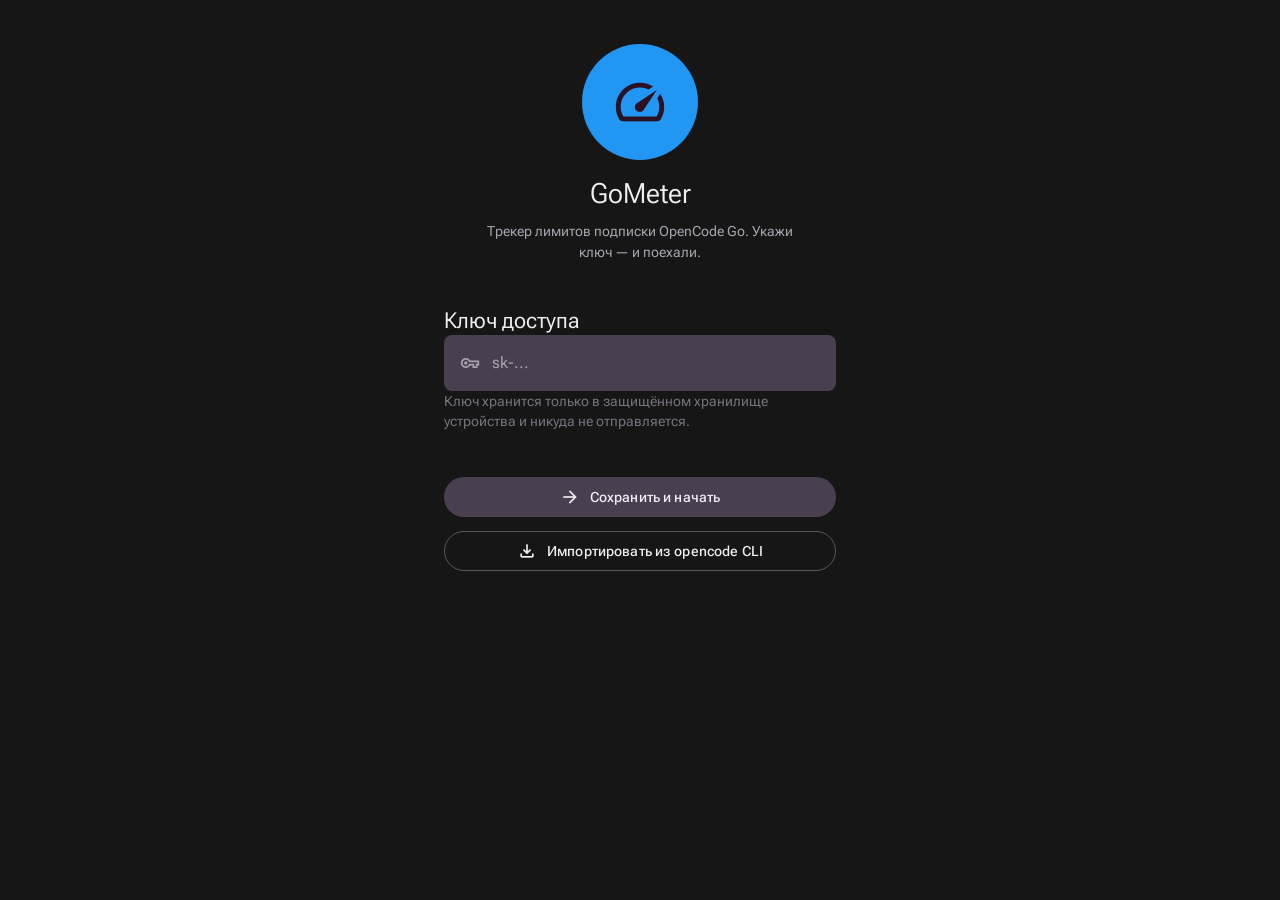
<file: docs/gometer-mockup-md3/index.html>
<!DOCTYPE html>
<html lang="ru">
<head>
  <meta charset="utf-8">
  <meta name="viewport" content="width=device-width, initial-scale=1">
  <title>GoMeter — лимиты OpenCode Go</title>
  <link rel="preconnect" href="https://fonts.googleapis.com">
  <link rel="preconnect" href="https://fonts.gstatic.com" crossorigin>
  <link href="https://fonts.googleapis.com/css2?family=Roboto+Flex:wght@400;500;600&display=swap" rel="stylesheet">
  <link rel="stylesheet" href="https://fonts.googleapis.com/css2?family=Material+Symbols+Outlined:opsz,wght,FILL,GRAD@20..48,100..700,0..1,-50..200">
  <link rel="stylesheet" href="styles.css">
</head>
<body>
  <div class="app">

    <!-- ===== Экран: Лимиты ===== -->
    <section id="screen-usage" class="screen is-active" aria-label="Лимиты">
      <div class="screen-pad">
        <div class="page-head">
          <h1 class="page-title">Лимиты</h1>
          <div class="page-actions">
            <button class="icon-btn" id="btn-refresh" type="button" aria-label="Обновить" title="Обновить">
              <span class="material-symbols-outlined">refresh</span>
            </button>
            <button class="icon-btn" id="btn-key" type="button" aria-label="Ключ доступа" title="Ключ доступа">
              <span class="material-symbols-outlined">key</span>
            </button>
          </div>
        </div>

        <div class="pushes" id="notifications" hidden><!-- из app.js --></div>

        <div class="cards" id="cards"><!-- из app.js --></div>

        <div class="section-head">
          <h2 class="section-title">Статус</h2>
        </div>

        <article class="status-card is-green" id="status-card">
          <span class="status-icon" aria-hidden="true"><span class="material-symbols-outlined" id="status-icon">check_circle</span></span>
          <div class="status-text">
            <span class="status-title" id="summary-text">Всё спокойно</span>
            <span class="status-sub" id="status-sub">—</span>
          </div>
        </article>

        <p class="updated" id="updated-at">Обновлено недавно · проверка каждые 5 мин</p>
      </div>
    </section>

    <!-- ===== Экран: Онбординг (первый запуск) ===== -->
    <section id="screen-onboarding" class="screen" aria-label="Добро пожаловать" hidden>
      <div class="screen-pad">
        <div class="hero">
          <span class="hero-logo" aria-hidden="true"><span class="material-symbols-outlined">speed</span></span>
          <h1 class="hero-name">GoMeter</h1>
          <p class="hero-sub">Трекер лимитов подписки OpenCode Go. Укажи ключ — и поехали.</p>
        </div>

        <div class="settings-section">
          <h2 class="section-title">Ключ доступа</h2>
          <div class="text-field">
            <span class="text-field-icon" aria-hidden="true"><span class="material-symbols-outlined">vpn_key</span></span>
            <input class="text-input" id="onb-key-input" type="password" inputmode="text" autocomplete="off" placeholder="sk-..." spellcheck="false" aria-label="Ключ API">
          </div>
          <p class="hint">Ключ хранится только в защищённом хранилище устройства и никуда не отправляется.</p>
          <p class="helper is-error" id="onb-key-error" role="alert"></p>
        </div>

        <button class="btn btn-filled" id="btn-onb-start" type="button">
          <span class="material-symbols-outlined">arrow_forward</span> Сохранить и начать
        </button>
        <button class="btn btn-outline" id="btn-onb-import" type="button">
          <span class="material-symbols-outlined">file_download</span> Импортировать из opencode CLI
        </button>
      </div>
    </section>

    <!-- ===== Экран: Ключ доступа ===== -->
    <section id="screen-key" class="screen" aria-label="Ключ доступа" hidden>
      <div class="screen-pad">
        <div class="page-head">
          <button class="icon-btn" id="btn-back-key" type="button" aria-label="Назад">
            <span class="material-symbols-outlined">arrow_back</span>
          </button>
          <h1 class="page-title">Ключ доступа</h1>
          <span class="page-head-spacer" aria-hidden="true"></span>
        </div>

        <p class="lead">Подключимся к API OpenCode Go, чтобы показывать лимиты в реальном времени.</p>

        <div class="text-field">
          <span class="text-field-icon" aria-hidden="true"><span class="material-symbols-outlined">vpn_key</span></span>
          <input class="text-input" id="key-input" type="password" inputmode="text" autocomplete="off" placeholder="sk-..." spellcheck="false" aria-label="Ключ API">
          <button class="eye-btn" id="btn-eye" type="button" aria-label="Показать ключ" title="Показать/скрыть">
            <span class="material-symbols-outlined">visibility</span>
          </button>
        </div>
        <p class="hint">Хранится только в защищённом хранилище устройства и никуда не отправляется.</p>
        <p class="helper is-error" id="key-error" role="alert"></p>

        <button class="btn btn-filled" id="btn-save" type="button">
          <span class="material-symbols-outlined">check</span> Сохранить
        </button>
        <button class="btn btn-outline" id="btn-import" type="button">
          <span class="material-symbols-outlined">file_download</span> Импортировать из opencode CLI
        </button>
        <a class="text-link" href="https://opencode.ai" target="_blank" rel="noopener">Где взять ключ?</a>
      </div>
    </section>

    <!-- ===== Экран: Настройки ===== -->
    <section id="screen-settings" class="screen" aria-label="Настройки" hidden>
      <div class="screen-pad">
        <h1 class="page-title is-centered">Настройки</h1>

        <div class="settings-section">
          <h2 class="section-title">Внешний вид</h2>
          <div class="row">
            <span class="row-label">Тема</span>
            <div class="dropdown" id="dd-theme">
              <button class="dropdown-btn" type="button" aria-haspopup="listbox" aria-expanded="false">
                <span class="dropdown-value">Тёмная</span>
                <span class="material-symbols-outlined">expand_more</span>
              </button>
              <div class="dropdown-menu" role="listbox" hidden></div>
            </div>
          </div>
          <div class="row">
            <div class="row-text">
              <span class="row-label">Цвет акцента</span>
            </div>
          </div>
          <div class="color-row" role="radiogroup" aria-label="Цвет акцента" id="color-row"></div>
        </div>

        <div class="settings-section">
          <h2 class="section-title">Обновление</h2>
          <button class="row is-clickable" id="btn-check-updates" type="button">
            <div class="row-text">
              <span class="row-label">Проверить обновления</span>
              <span class="row-sub" id="check-sub">Текущая версия 0.1.0</span>
            </div>
            <span class="material-symbols-outlined chevron" aria-hidden="true">chevron_right</span>
          </button>
          <div class="row">
            <div class="row-text">
              <span class="row-label">Автопроверка обновлений</span>
              <span class="row-sub">При запуске приложения</span>
            </div>
            <label class="m3-switch"><input type="checkbox" id="switch-auto-update" checked><span class="track" aria-hidden="true"><span class="thumb"></span></span></label>
          </div>
          <div class="row">
            <span class="row-label">Интервал проверки</span>
            <div class="dropdown" id="dd-interval">
              <button class="dropdown-btn" type="button" aria-haspopup="listbox" aria-expanded="false">
                <span class="dropdown-value">5 мин</span>
                <span class="material-symbols-outlined">expand_more</span>
              </button>
              <div class="dropdown-menu" role="listbox" hidden></div>
            </div>
          </div>
        </div>

        <div class="settings-section">
          <h2 class="section-title">Уведомления</h2>
          <div class="phone-notif">
            <div class="notif-header">
              <span class="notif-appicon" aria-hidden="true"><span class="material-symbols-outlined">speed</span></span>
              <span class="notif-appname">GoMeter</span>
              <span class="notif-time">сейчас</span>
            </div>
            <div class="notif-body">
              <span class="notif-title">Лимит 80% · 5-часовое окно</span>
              <span class="notif-text">Осталось 20%. Окно сбросится примерно через 47 минут.</span>
            </div>
          </div>
          <div class="row">
            <div class="row-text">
              <span class="row-label">Показывать уведомления</span>
              <span class="row-sub">О достижении порогов</span>
            </div>
            <label class="m3-switch"><input type="checkbox" id="switch-notif" checked><span class="track" aria-hidden="true"><span class="thumb"></span></span></label>
          </div>
          <div class="row">
            <div class="row-text">
              <span class="row-label">Порог 80%</span>
              <span class="row-sub">«Почти у предела»</span>
            </div>
            <label class="m3-switch"><input type="checkbox" id="set-80" checked><span class="track" aria-hidden="true"><span class="thumb"></span></span></label>
          </div>
          <div class="row">
            <div class="row-text">
              <span class="row-label">Порог 95%</span>
              <span class="row-sub">«Близко к лимиту»</span>
            </div>
            <label class="m3-switch"><input type="checkbox" id="set-95" checked><span class="track" aria-hidden="true"><span class="thumb"></span></span></label>
          </div>
        </div>

        <div class="settings-section">
          <h2 class="section-title">Автозапуск</h2>
          <div class="row">
            <div class="row-text">
              <span class="row-label">Старт вместе с системой</span>
              <span class="row-sub">Запускать GoMeter при входе в систему</span>
            </div>
            <label class="m3-switch"><input type="checkbox" id="switch-autostart"><span class="track" aria-hidden="true"><span class="thumb"></span></span></label>
          </div>
          <div class="row" id="row-quiet" hidden>
            <div class="row-text">
              <span class="row-label">Тихий старт</span>
              <span class="row-sub">Открываться в трее без окна</span>
            </div>
            <label class="m3-switch"><input type="checkbox" id="switch-quiet-start"><span class="track" aria-hidden="true"><span class="thumb"></span></span></label>
          </div>
        </div>

        <div class="settings-section">
          <h2 class="section-title">Доступ</h2>
          <button class="row is-clickable" id="go-key-settings" type="button">
            <div class="row-text">
              <span class="row-label">Ключ доступа</span>
              <span class="row-sub">Ввод или импорт ключа API</span>
            </div>
            <span class="material-symbols-outlined chevron" aria-hidden="true">chevron_right</span>
          </button>
          <button class="row is-clickable" id="btn-import-settings" type="button">
            <div class="row-text">
              <span class="row-label">Импорт из opencode CLI</span>
              <span class="row-sub">~/.local/share/opencode/auth.json</span>
            </div>
            <span class="material-symbols-outlined chevron" aria-hidden="true">chevron_right</span>
          </button>
        </div>

        <div class="settings-section">
          <h2 class="section-title">Данные</h2>
          <button class="row is-clickable" id="btn-clear" type="button">
            <div class="row-text">
              <span class="row-label is-danger">Очистить данные</span>
              <span class="row-sub">Сбросить кэш и ключ доступа</span>
            </div>
            <span class="material-symbols-outlined chevron" aria-hidden="true">chevron_right</span>
          </button>
          <button class="row is-clickable" id="go-about" type="button">
            <div class="row-text">
              <span class="row-label">О приложении</span>
              <span class="row-sub">Доступно обновление v0.2.0</span>
            </div>
            <span class="material-symbols-outlined chevron" aria-hidden="true">chevron_right</span>
          </button>
        </div>
      </div>
    </section>

    <!-- ===== Экран: О приложении ===== -->
    <section id="screen-about" class="screen" aria-label="О приложении" hidden>
      <div class="screen-pad">
        <div class="page-head">
          <button class="icon-btn" id="btn-back-about" type="button" aria-label="Назад">
            <span class="material-symbols-outlined">arrow_back</span>
          </button>
          <h1 class="page-title">О приложении</h1>
          <span class="page-head-spacer" aria-hidden="true"></span>
        </div>

        <div class="hero">
          <span class="hero-logo" aria-hidden="true"><span class="material-symbols-outlined">speed</span></span>
          <span class="hero-name">GoMeter</span>
          <span class="hero-version">Версия 0.1.0 · мокап</span>
        </div>

        <div class="update-card">
          <span class="material-symbols-outlined">system_update</span>
          <div class="update-card-text">
            <span class="update-card-title">Доступно обновление</span>
            <span class="update-card-sub">0.1.0 → 0.2.0 · улучшенная работа с лимитами</span>
          </div>
          <button class="btn btn-filled btn-sm" id="btn-update-about" type="button">Обновить</button>
        </div>

        <div class="settings-section">
          <a class="row is-clickable" href="https://opencode.ai/go" target="_blank" rel="noopener">
            <div class="row-text">
              <span class="row-label">OpenCode Go</span>
              <span class="row-sub">opencode.ai/go</span>
            </div>
            <span class="material-symbols-outlined chevron" aria-hidden="true">open_in_new</span>
          </a>
        </div>

        <p class="platforms-line">Windows · Linux · macOS · Android</p>
        <p class="about-copy">© 2026 GoMeter. Данные об использовании не покидают устройство.</p>
      </div>
    </section>

    <!-- ===== Нижняя навигация ===== -->
    <nav class="navigation-bar" aria-label="Основная навигация">
      <button class="nav-item is-active" data-screen="usage" type="button">
        <span class="material-symbols-outlined">speed</span>
        <span>Лимиты</span>
      </button>
      <button class="nav-item" data-screen="settings" type="button">
        <span class="material-symbols-outlined">settings</span>
        <span>Настройки</span>
      </button>
    </nav>
  </div>

  <script src="app.js"></script>
</body>
</html>
</file>
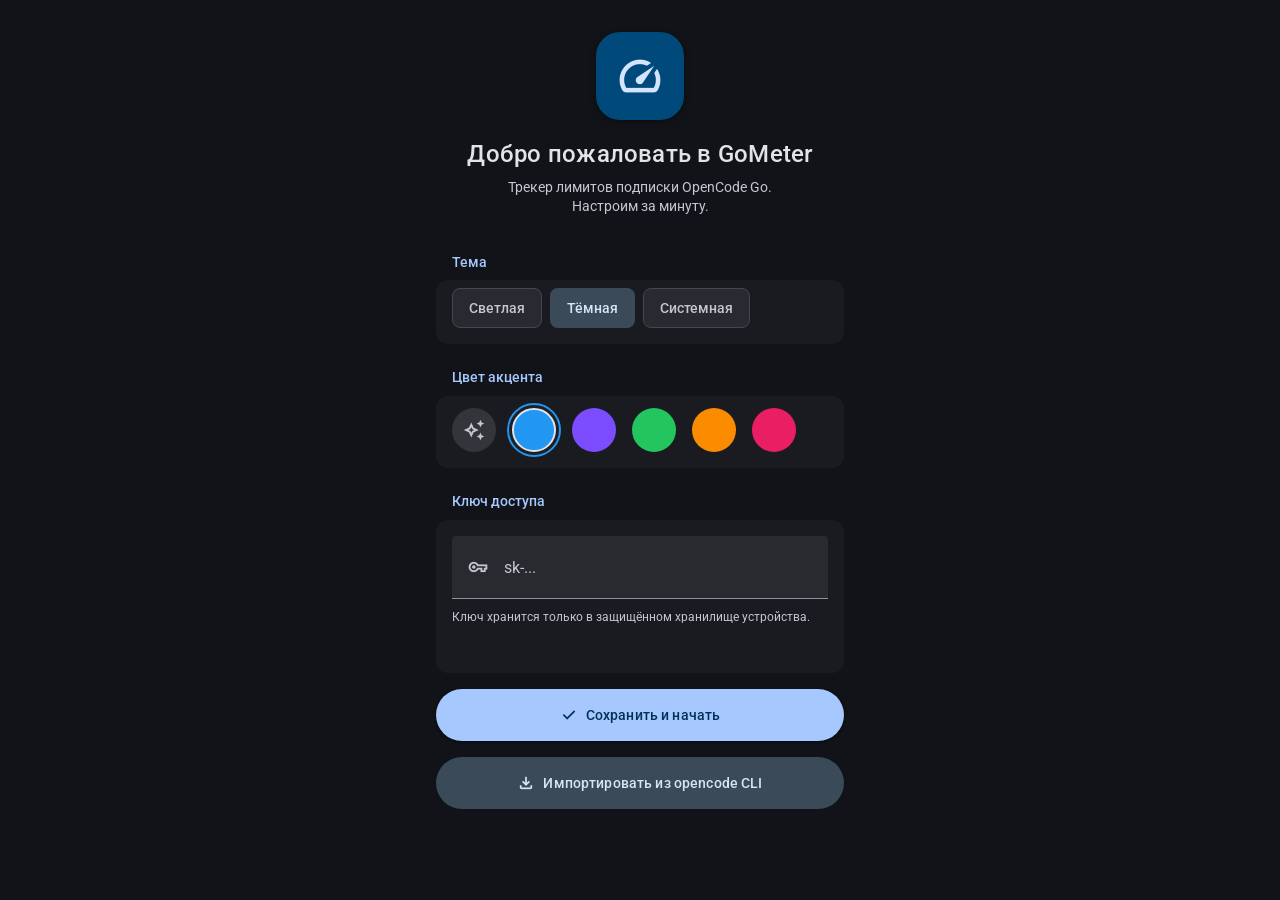
<file: docs/gometer-mockup/index.html>
<!DOCTYPE html>
<html lang="ru">
<head>
  <meta charset="utf-8">
  <meta name="viewport" content="width=device-width, initial-scale=1">
  <title>GoMeter — лимиты OpenCode Go</title>
  <link rel="preconnect" href="https://fonts.googleapis.com">
  <link rel="preconnect" href="https://fonts.gstatic.com" crossorigin>
  <link href="https://fonts.googleapis.com/css2?family=Roboto:wght@400;500;700&display=swap" rel="stylesheet">
  <link rel="stylesheet" href="https://fonts.googleapis.com/css2?family=Material+Symbols+Outlined:opsz,wght,FILL,GRAD@20..48,100..700,0..1,-50..200">
  <link rel="stylesheet" href="styles.css">
</head>
<body>
  <div class="app">

    <!-- ===== Экран: Использование ===== -->
    <section id="screen-usage" class="screen is-active" aria-label="Использование">
      <header class="top-app-bar">
        <div class="top-app-bar-title">
          <span class="brand-icon" aria-hidden="true"><span class="material-symbols-outlined">speed</span></span>
          <div class="brand-text">
            <span class="brand-name">GoMeter</span>
            <span class="brand-sub">Лимиты OpenCode Go</span>
          </div>
        </div>
        <div class="top-app-bar-actions">
          <button class="icon-btn" id="btn-refresh" type="button" aria-label="Обновить" title="Обновить">
            <span class="material-symbols-outlined">refresh</span>
          </button>
          <button class="icon-btn" id="btn-key" type="button" aria-label="Ключ доступа" title="Ключ доступа">
            <span class="material-symbols-outlined">key</span>
          </button>
        </div>
      </header>

      <div class="update-banner" id="update-banner" role="status">
        <span class="material-symbols-outlined">system_update</span>
        <div class="update-banner-text">
          <span class="update-banner-title">Вышла версия 0.2.0</span>
          <span class="update-banner-sub">Улучшенная работа с лимитами</span>
        </div>
        <button class="update-banner-btn" id="btn-update-banner" type="button">Обновить</button>
        <button class="update-banner-close" id="btn-update-close" type="button" aria-label="Скрыть">
          <span class="material-symbols-outlined">close</span>
        </button>
      </div>

      <div class="summary">
        <span class="status-chip is-ok" id="summary-chip">
          <span class="dot" aria-hidden="true"></span>
          <span id="summary-text">Всё спокойно</span>
        </span>
      </div>

      <div class="cards" id="cards"><!-- из app.js --></div>

      <p class="updated" id="updated-at">Обновлено недавно · проверка каждые 5 мин</p>
    </section>

    <!-- ===== Экран: Онбординг (первый запуск) ===== -->
    <section id="screen-onboarding" class="screen" aria-label="Добро пожаловать" hidden>
      <div class="onboarding">
        <div class="onboarding-hero">
          <span class="onboarding-logo" aria-hidden="true"><span class="material-symbols-outlined">speed</span></span>
          <h1 class="onboarding-title">Добро пожаловать в GoMeter</h1>
          <p class="onboarding-sub">Трекер лимитов подписки OpenCode Go. Настроим за минуту.</p>
        </div>

        <div class="settings-section">
          <h2 class="section-title">Тема</h2>
          <div class="settings-group">
            <div class="chip-row" role="radiogroup" aria-label="Тема оформления">
              <button class="filter-chip" data-theme="light" type="button">Светлая</button>
              <button class="filter-chip is-selected" data-theme="dark" type="button">Тёмная</button>
              <button class="filter-chip" data-theme="system" type="button">Системная</button>
            </div>
          </div>
        </div>

        <div class="settings-section">
          <h2 class="section-title">Цвет акцента</h2>
          <div class="settings-group">
            <div class="color-row" role="radiogroup" aria-label="Цвет акцента" id="onb-colors"></div>
          </div>
        </div>

        <div class="settings-section">
          <h2 class="section-title">Ключ доступа</h2>
          <div class="settings-group onboarding-key">
            <div class="text-field">
              <div class="text-field-icon" aria-hidden="true"><span class="material-symbols-outlined">vpn_key</span></div>
              <input class="text-input" id="onb-key-input" type="password" inputmode="text" autocomplete="off" placeholder="sk-..." spellcheck="false" aria-label="Ключ API">
              <span class="text-field-line" aria-hidden="true"></span>
            </div>
            <p class="onb-hint">Ключ хранится только в защищённом хранилище устройства.</p>
            <p class="helper is-error" id="onb-key-error" role="alert"></p>
          </div>
        </div>

        <button class="btn btn-filled" id="btn-onb-start" type="button">
          <span class="material-symbols-outlined">check</span> Сохранить и начать
        </button>
        <button class="btn btn-tonal" id="btn-onb-import" type="button">
          <span class="material-symbols-outlined">file_download</span> Импортировать из opencode CLI
        </button>
      </div>
    </section>

    <!-- ===== Экран: Ключ доступа ===== -->
    <section id="screen-key" class="screen" aria-label="Ключ доступа" hidden>
      <header class="top-app-bar">
        <button class="icon-btn" id="btn-back-key" type="button" aria-label="Назад">
          <span class="material-symbols-outlined">arrow_back</span>
        </button>
        <h1 class="app-bar-title">Ключ доступа</h1>
      </header>

      <div class="content">
        <p class="lead">Подключимся к API OpenCode Go, чтобы показывать твои лимиты в реальном времени.</p>

        <div class="text-field">
          <div class="text-field-icon" aria-hidden="true"><span class="material-symbols-outlined">vpn_key</span></div>
          <input class="text-input" id="key-input" type="password" inputmode="text" autocomplete="off" placeholder="sk-..." spellcheck="false" aria-label="Ключ API">
          <button class="eye-btn" id="btn-eye" type="button" aria-label="Показать ключ" title="Показать/скрыть">
            <span class="material-symbols-outlined">visibility</span>
          </button>
          <span class="text-field-line" aria-hidden="true"></span>
        </div>
        <p class="helper">Хранится только в защищённом хранилище устройства и никуда не отправляется.</p>
        <p class="helper is-error" id="key-error" role="alert"></p>

        <button class="btn btn-filled" id="btn-save" type="button">
          <span class="material-symbols-outlined">check</span> Сохранить
        </button>
        <button class="btn btn-tonal" id="btn-import" type="button">
          <span class="material-symbols-outlined">file_download</span> Импортировать из opencode CLI
        </button>
        <a class="text-link" href="https://opencode.ai" target="_blank" rel="noopener">Где взять ключ?</a>
      </div>
    </section>

    <!-- ===== Экран: Уведомления ===== -->
    <section id="screen-notification" class="screen" aria-label="Уведомления" hidden>
      <header class="top-app-bar">
        <h1 class="app-bar-title">Уведомления</h1>
      </header>

      <div class="content">
        <p class="lead">Когда лимит приближается к 80% и 95%, приходит пуш — так ты не упрёшься в лимит неожиданно.</p>

        <div class="phone-notif">
          <div class="notif-header">
            <span class="notif-appicon" aria-hidden="true"><span class="material-symbols-outlined">speed</span></span>
            <span class="notif-appname">GoMeter</span>
            <span class="notif-time">сейчас</span>
          </div>
          <div class="notif-body">
            <span class="notif-title">Лимит 80% · 5-часовое окно</span>
            <span class="notif-text">Осталось 20%. Окно сбросится примерно через 47 минут.</span>
          </div>
        </div>

        <div class="settings-group">
          <div class="list-item">
            <span class="list-icon" aria-hidden="true"><span class="material-symbols-outlined">notifications</span></span>
            <div class="list-text"><span class="list-title">Порог 80%</span><span class="list-sub">«Почти у предела»</span></div>
            <label class="m3-switch"><input type="checkbox" id="switch-80" checked><span class="track" aria-hidden="true"><span class="thumb"></span></span></label>
          </div>
          <div class="list-item">
            <span class="list-icon" aria-hidden="true"><span class="material-symbols-outlined">priority_high</span></span>
            <div class="list-text"><span class="list-title">Порог 95%</span><span class="list-sub">«Близко к лимиту»</span></div>
            <label class="m3-switch"><input type="checkbox" id="switch-95" checked><span class="track" aria-hidden="true"><span class="thumb"></span></span></label>
          </div>
        </div>
      </div>
    </section>

    <!-- ===== Экран: Настройки ===== -->
    <section id="screen-settings" class="screen" aria-label="Настройки" hidden>
      <header class="top-app-bar">
        <h1 class="app-bar-title">Настройки</h1>
      </header>

      <div class="content">
        <!-- Обновление -->
        <div class="settings-section">
          <h2 class="section-title">Обновление</h2>
          <div class="settings-group">
            <div class="list-item">
              <span class="list-icon" aria-hidden="true"><span class="material-symbols-outlined">schedule</span></span>
              <div class="list-text"><span class="list-title">Интервал проверки</span><span class="list-sub">Как часто обновлять лимиты</span></div>
            </div>
            <div class="chip-row" role="radiogroup" aria-label="Интервал проверки">
              <button class="filter-chip is-selected" data-interval="1" type="button">1 мин</button>
              <button class="filter-chip" data-interval="3" type="button">3 мин</button>
              <button class="filter-chip" data-interval="5" type="button">5 мин</button>
            </div>
          </div>
        </div>

        <!-- Внешний вид -->
        <div class="settings-section">
          <h2 class="section-title">Внешний вид</h2>
          <div class="settings-group">
            <div class="list-item">
              <span class="list-icon" aria-hidden="true"><span class="material-symbols-outlined">palette</span></span>
              <div class="list-text"><span class="list-title">Тема</span><span class="list-sub">Авто, светлая или тёмная</span></div>
            </div>
            <div class="chip-row" id="theme-chips" role="radiogroup" aria-label="Тема оформления">
              <button class="filter-chip" data-theme="light" type="button">Светлая</button>
              <button class="filter-chip" data-theme="dark" type="button">Тёмная</button>
              <button class="filter-chip" data-theme="system" type="button">Системная</button>
            </div>
            <div class="list-item">
              <span class="list-icon" aria-hidden="true"><span class="material-symbols-outlined">format_color_fill</span></span>
              <div class="list-text"><span class="list-title">Цвет акцента</span><span class="list-sub">Основной цвет интерфейса</span></div>
            </div>
            <div class="color-row" role="radiogroup" aria-label="Цвет акцента" id="settings-colors"></div>
          </div>
        </div>

        <!-- Уведомления -->
        <div class="settings-section">
          <h2 class="section-title">Уведомления</h2>
          <div class="settings-group">
            <div class="list-item">
              <span class="list-icon" aria-hidden="true"><span class="material-symbols-outlined">notifications_active</span></span>
              <div class="list-text"><span class="list-title">Показывать уведомления</span><span class="list-sub">О достижении порогов 80% и 95%</span></div>
              <label class="m3-switch"><input type="checkbox" id="switch-notif" checked><span class="track" aria-hidden="true"><span class="thumb"></span></span></label>
            </div>
            <div class="list-item">
              <span class="list-icon" aria-hidden="true"><span class="material-symbols-outlined">sensors</span></span>
              <div class="list-text"><span class="list-title">Порог 80%</span><span class="list-sub">«Почти у предела»</span></div>
              <label class="m3-switch"><input type="checkbox" id="set-80" checked><span class="track" aria-hidden="true"><span class="thumb"></span></span></label>
            </div>
            <div class="list-item">
              <span class="list-icon" aria-hidden="true"><span class="material-symbols-outlined">priority_high</span></span>
              <div class="list-text"><span class="list-title">Порог 95%</span><span class="list-sub">«Близко к лимиту»</span></div>
              <label class="m3-switch"><input type="checkbox" id="set-95" checked><span class="track" aria-hidden="true"><span class="thumb"></span></span></label>
            </div>
          </div>
        </div>

        <!-- Доступ -->
        <div class="settings-section">
          <h2 class="section-title">Доступ</h2>
          <div class="settings-group">
            <button class="list-item is-clickable" id="go-key-settings" type="button">
              <span class="list-icon" aria-hidden="true"><span class="material-symbols-outlined">key</span></span>
              <div class="list-text"><span class="list-title">Ключ доступа</span><span class="list-sub">Ввод или импорт ключа API</span></div>
              <span class="material-symbols-outlined chevron" aria-hidden="true">chevron_right</span>
            </button>
            <button class="list-item is-clickable" id="btn-import-settings" type="button">
              <span class="list-icon" aria-hidden="true"><span class="material-symbols-outlined">file_download</span></span>
              <div class="list-text"><span class="list-title">Импорт из opencode CLI</span><span class="list-sub">~/.local/share/opencode/auth.json</span></div>
              <span class="material-symbols-outlined chevron" aria-hidden="true">chevron_right</span>
            </button>
          </div>
        </div>

        <!-- Прочее -->
        <div class="settings-section">
          <h2 class="section-title">Прочее</h2>
          <div class="settings-group">
            <button class="list-item is-clickable" id="btn-clear" type="button">
              <span class="list-icon is-error" aria-hidden="true"><span class="material-symbols-outlined">delete</span></span>
              <div class="list-text"><span class="list-title is-error">Очистить данные</span><span class="list-sub">Сбросить кэш и ключ доступа</span></div>
              <span class="material-symbols-outlined chevron" aria-hidden="true">chevron_right</span>
            </button>
            <button class="list-item is-clickable" id="go-about" type="button">
              <span class="list-icon" aria-hidden="true"><span class="material-symbols-outlined">info</span></span>
              <div class="list-text"><span class="list-title">О приложении</span><span class="list-sub is-accent">Доступно обновление v0.2.0</span></div>
              <span class="material-symbols-outlined chevron" aria-hidden="true">chevron_right</span>
            </button>
          </div>
        </div>
      </div>
    </section>

    <!-- ===== Экран: О приложении ===== -->
    <section id="screen-about" class="screen" aria-label="О приложении" hidden>
      <header class="top-app-bar">
        <button class="icon-btn" id="btn-back-about" type="button" aria-label="Назад">
          <span class="material-symbols-outlined">arrow_back</span>
        </button>
        <h1 class="app-bar-title">О приложении</h1>
      </header>

      <div class="content about">
        <div class="about-hero">
          <span class="about-logo" aria-hidden="true"><span class="material-symbols-outlined">speed</span></span>
          <h2 class="about-name">GoMeter</h2>
          <p class="about-version">Версия 0.1.0 · мокап</p>
        </div>

        <div class="update-card">
          <span class="material-symbols-outlined">system_update</span>
          <div class="update-card-text">
            <span class="update-card-title">Доступно обновление</span>
            <span class="update-card-sub">0.1.0 → 0.2.0 · улучшенная работа с лимитами</span>
          </div>
          <button class="btn btn-tonal btn-sm" id="btn-update-about" type="button">Обновить</button>
        </div>

        <p class="about-desc">Трекер лимитов подписки <b>OpenCode Go</b> — показывает, сколько осталось в 5-часовом, недельном и месячном окнах, и предупреждает, когда лимит близок.</p>

        <div class="settings-group">
          <a class="list-item is-clickable" href="https://opencode.ai/go" target="_blank" rel="noopener">
            <span class="list-icon" aria-hidden="true"><span class="material-symbols-outlined">language</span></span>
            <div class="list-text"><span class="list-title">OpenCode Go</span><span class="list-sub">opencode.ai/go</span></div>
            <span class="material-symbols-outlined chevron" aria-hidden="true">open_in_new</span>
          </a>
          <div class="list-item">
            <span class="list-icon" aria-hidden="true"><span class="material-symbols-outlined">code</span></span>
            <div class="list-text"><span class="list-title">Material Design 3</span><span class="list-sub">Google · светлая и тёмная темы</span></div>
          </div>
          <div class="list-item">
            <span class="list-icon" aria-hidden="true"><span class="material-symbols-outlined">star</span></span>
            <div class="list-text"><span class="list-title">Сделано с заботой</span><span class="list-sub">Flutter · Windows, Linux, macOS, Android</span></div>
          </div>
        </div>

        <div class="platforms">
          <span class="platforms-title">Платформы</span>
          <div class="platforms-row">
            <span class="platform-item"><span class="material-symbols-outlined">desktop_windows</span>Windows</span>
            <span class="platform-item"><span class="material-symbols-outlined">computer</span>Linux</span>
            <span class="platform-item"><span class="material-symbols-outlined">laptop_mac</span>macOS</span>
            <span class="platform-item"><span class="material-symbols-outlined">phone_android</span>Android</span>
          </div>
        </div>

        <p class="about-copy">© 2026 GoMeter. Данные об использовании не покидают устройство.</p>
      </div>
    </section>

    <!-- ===== Нижняя навигация (NavigationBar M3) ===== -->
    <nav class="navigation-bar" aria-label="Основная навигация">
      <button class="nav-item is-active" data-screen="usage" type="button">
        <span class="nav-icon-wrap"><span class="nav-indicator" aria-hidden="true"></span><span class="material-symbols-outlined">speed</span></span>
        <span class="nav-label">Использование</span>
      </button>
      <button class="nav-item" data-screen="notification" type="button">
        <span class="nav-icon-wrap"><span class="nav-indicator" aria-hidden="true"></span><span class="material-symbols-outlined">notifications</span></span>
        <span class="nav-label">Уведомления</span>
      </button>
      <button class="nav-item" data-screen="settings" type="button">
        <span class="nav-icon-wrap"><span class="nav-indicator" aria-hidden="true"></span><span class="material-symbols-outlined">settings</span></span>
        <span class="nav-label">Настройки</span>
      </button>
    </nav>
  </div>

  <script src="app.js"></script>
</body>
</html>
</file>
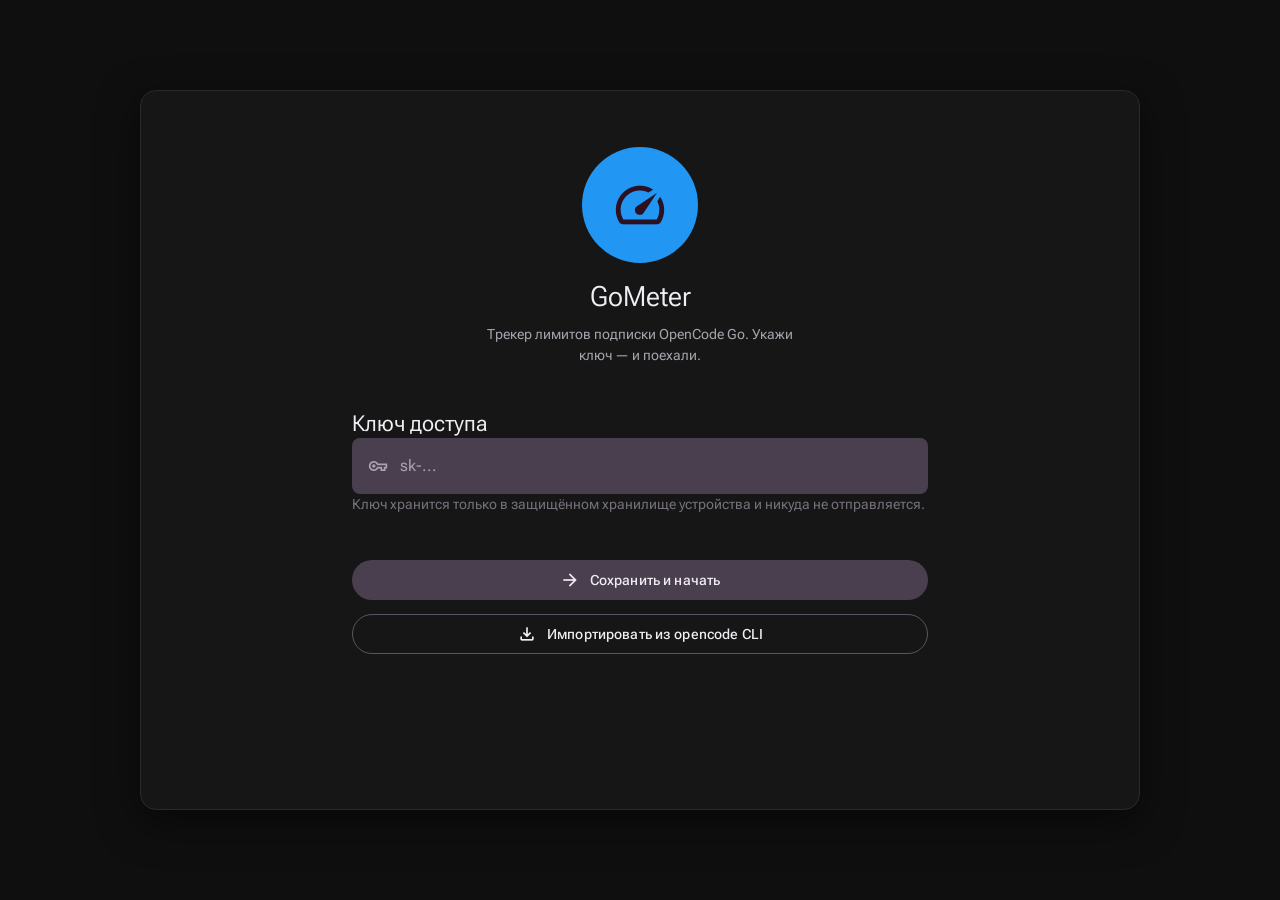
<file: docs/gometer-mockup-md3/desktop.html>
<!DOCTYPE html>
<html lang="ru">
<head>
  <meta charset="utf-8">
  <meta name="viewport" content="width=device-width, initial-scale=1">
  <title>GoMeter Desktop — лимиты OpenCode Go</title>
  <link rel="preconnect" href="https://fonts.googleapis.com">
  <link rel="preconnect" href="https://fonts.gstatic.com" crossorigin>
  <link href="https://fonts.googleapis.com/css2?family=Roboto+Flex:wght@400;500;600&display=swap" rel="stylesheet">
  <link rel="stylesheet" href="https://fonts.googleapis.com/css2?family=Material+Symbols+Outlined:opsz,wght,FILL,GRAD@20..48,100..700,0..1,-50..200">
  <link rel="stylesheet" href="styles.css">
  <link rel="stylesheet" href="desktop.css">
</head>
<body>
  <div class="desktop">

    <!-- ===== Боковая панель ===== -->
    <nav class="rail" aria-label="Основная навигация">
      <div class="rail-brand">
        <div class="rail-brand-text">
          <span class="rail-title">GoMeter</span>
          <span class="rail-sub">Лимиты OpenCode Go</span>
        </div>
      </div>
      <button class="rail-item is-active" data-screen="usage" type="button">
        <span class="material-symbols-outlined">speed</span>
        <span class="rail-label">Лимиты</span>
      </button>
      <button class="rail-item" data-screen="settings" type="button">
        <span class="material-symbols-outlined">settings</span>
        <span class="rail-label">Настройки</span>
      </button>
      <button class="rail-item" data-screen="about" type="button">
        <span class="material-symbols-outlined">info</span>
        <span class="rail-label">О приложении</span>
      </button>
    </nav>

    <main class="desktop-content">

      <!-- ===== Экран: Лимиты ===== -->
      <section id="screen-usage" class="screen is-active" aria-label="Лимиты">
        <div class="screen-pad">
          <div class="page-head">
            <h1 class="page-title">Лимиты</h1>
            <div class="page-actions">
              <button class="icon-btn" id="btn-refresh" type="button" aria-label="Обновить" title="Обновить">
                <span class="material-symbols-outlined">refresh</span>
              </button>
              <button class="icon-btn" id="btn-key" type="button" aria-label="Ключ доступа" title="Ключ доступа">
                <span class="material-symbols-outlined">key</span>
              </button>
            </div>
          </div>

        <div class="pushes" id="notifications" hidden><!-- из desktop.js --></div>

          <div class="cards" id="cards"><!-- из desktop.js --></div>

          <div class="section-head">
            <h2 class="section-title">Статус</h2>
          </div>

          <article class="status-card is-green" id="status-card">
            <span class="status-icon" aria-hidden="true"><span class="material-symbols-outlined" id="status-icon">check_circle</span></span>
            <div class="status-text">
              <span class="status-title" id="summary-text">Всё спокойно</span>
              <span class="status-sub" id="status-sub">—</span>
            </div>
          </article>

          <p class="updated" id="updated-at">Обновлено недавно · проверка каждые 5 мин</p>
        </div>
      </section>

      <!-- ===== Экран: Онбординг ===== -->
      <section id="screen-onboarding" class="screen" aria-label="Добро пожаловать" hidden>
        <div class="screen-pad">
          <div class="hero">
            <span class="hero-logo" aria-hidden="true"><span class="material-symbols-outlined">speed</span></span>
            <h1 class="hero-name">GoMeter</h1>
            <p class="hero-sub">Трекер лимитов подписки OpenCode Go. Укажи ключ — и поехали.</p>
          </div>

          <div class="settings-section">
            <h2 class="section-title">Ключ доступа</h2>
            <div class="text-field">
              <span class="text-field-icon" aria-hidden="true"><span class="material-symbols-outlined">vpn_key</span></span>
              <input class="text-input" id="onb-key-input" type="password" inputmode="text" autocomplete="off" placeholder="sk-..." spellcheck="false" aria-label="Ключ API">
            </div>
            <p class="hint">Ключ хранится только в защищённом хранилище устройства и никуда не отправляется.</p>
            <p class="helper is-error" id="onb-key-error" role="alert"></p>
          </div>

          <button class="btn btn-filled" id="btn-onb-start" type="button">
            <span class="material-symbols-outlined">arrow_forward</span> Сохранить и начать
          </button>
          <button class="btn btn-outline" id="btn-onb-import" type="button">
            <span class="material-symbols-outlined">file_download</span> Импортировать из opencode CLI
          </button>
        </div>
      </section>

      <!-- ===== Экран: Ключ доступа ===== -->
      <section id="screen-key" class="screen" aria-label="Ключ доступа" hidden>
        <div class="screen-pad">
          <div class="page-head">
            <button class="icon-btn" id="btn-back-key" type="button" aria-label="Назад">
              <span class="material-symbols-outlined">arrow_back</span>
            </button>
            <h1 class="page-title">Ключ доступа</h1>
            <span class="page-head-spacer" aria-hidden="true"></span>
          </div>

          <p class="lead">Подключимся к API OpenCode Go, чтобы показывать лимиты в реальном времени.</p>

          <div class="text-field">
            <span class="text-field-icon" aria-hidden="true"><span class="material-symbols-outlined">vpn_key</span></span>
            <input class="text-input" id="key-input" type="password" inputmode="text" autocomplete="off" placeholder="sk-..." spellcheck="false" aria-label="Ключ API">
            <button class="eye-btn" id="btn-eye" type="button" aria-label="Показать ключ" title="Показать/скрыть">
              <span class="material-symbols-outlined">visibility</span>
            </button>
          </div>
          <p class="hint">Хранится только в защищённом хранилище устройства и никуда не отправляется.</p>
          <p class="helper is-error" id="key-error" role="alert"></p>

          <button class="btn btn-filled" id="btn-save" type="button">
            <span class="material-symbols-outlined">check</span> Сохранить
          </button>
          <button class="btn btn-outline" id="btn-import" type="button">
            <span class="material-symbols-outlined">file_download</span> Импортировать из opencode CLI
          </button>
          <a class="text-link" href="https://opencode.ai" target="_blank" rel="noopener">Где взять ключ?</a>
        </div>
      </section>

      <!-- ===== Экран: Настройки ===== -->
      <section id="screen-settings" class="screen" aria-label="Настройки" hidden>
        <div class="screen-pad">
          <h1 class="page-title is-centered">Настройки</h1>

          <div class="settings-section">
            <h2 class="section-title">Внешний вид</h2>
            <div class="row">
              <span class="row-label">Тема</span>
              <div class="dropdown" id="dd-theme">
                <button class="dropdown-btn" type="button" aria-haspopup="listbox" aria-expanded="false">
                  <span class="dropdown-value">Тёмная</span>
                  <span class="material-symbols-outlined">expand_more</span>
                </button>
                <div class="dropdown-menu" role="listbox" hidden></div>
              </div>
            </div>
            <div class="row">
              <div class="row-text">
                <span class="row-label">Цвет акцента</span>
              </div>
            </div>
            <div class="color-row" role="radiogroup" aria-label="Цвет акцента" id="color-row"></div>
          </div>

          <div class="settings-section">
            <h2 class="section-title">Обновление</h2>
            <button class="row is-clickable" id="btn-check-updates" type="button">
              <div class="row-text">
                <span class="row-label">Проверить обновления</span>
                <span class="row-sub" id="check-sub">Текущая версия 0.1.0</span>
              </div>
              <span class="material-symbols-outlined chevron" aria-hidden="true">chevron_right</span>
            </button>
            <div class="row">
              <div class="row-text">
                <span class="row-label">Автопроверка обновлений</span>
                <span class="row-sub">При запуске приложения</span>
              </div>
              <label class="m3-switch"><input type="checkbox" id="switch-auto-update" checked><span class="track" aria-hidden="true"><span class="thumb"></span></span></label>
            </div>
            <div class="row">
              <span class="row-label">Интервал проверки</span>
              <div class="dropdown" id="dd-interval">
                <button class="dropdown-btn" type="button" aria-haspopup="listbox" aria-expanded="false">
                  <span class="dropdown-value">5 мин</span>
                  <span class="material-symbols-outlined">expand_more</span>
                </button>
                <div class="dropdown-menu" role="listbox" hidden></div>
              </div>
            </div>
          </div>

          <div class="settings-section">
            <h2 class="section-title">Уведомления</h2>
            <div class="phone-notif">
              <div class="notif-header">
                <span class="notif-appicon" aria-hidden="true"><span class="material-symbols-outlined">speed</span></span>
                <span class="notif-appname">GoMeter</span>
                <span class="notif-time">сейчас</span>
              </div>
              <div class="notif-body">
                <span class="notif-title">Лимит 80% · 5-часовое окно</span>
                <span class="notif-text">Осталось 20%. Окно сбросится примерно через 47 минут.</span>
              </div>
            </div>
            <div class="row">
              <div class="row-text">
                <span class="row-label">Показывать уведомления</span>
                <span class="row-sub">О достижении порогов</span>
              </div>
              <label class="m3-switch"><input type="checkbox" id="switch-notif" checked><span class="track" aria-hidden="true"><span class="thumb"></span></span></label>
            </div>
            <div class="row">
              <div class="row-text">
                <span class="row-label">Порог 80%</span>
                <span class="row-sub">«Почти у предела»</span>
              </div>
              <label class="m3-switch"><input type="checkbox" id="set-80" checked><span class="track" aria-hidden="true"><span class="thumb"></span></span></label>
            </div>
            <div class="row">
              <div class="row-text">
                <span class="row-label">Порог 95%</span>
                <span class="row-sub">«Близко к лимиту»</span>
              </div>
              <label class="m3-switch"><input type="checkbox" id="set-95" checked><span class="track" aria-hidden="true"><span class="thumb"></span></span></label>
            </div>
          </div>

          <div class="settings-section">
            <h2 class="section-title">Автозапуск</h2>
            <div class="row">
              <div class="row-text">
                <span class="row-label">Старт вместе с системой</span>
                <span class="row-sub">Запускать GoMeter при входе в систему</span>
              </div>
              <label class="m3-switch"><input type="checkbox" id="switch-autostart"><span class="track" aria-hidden="true"><span class="thumb"></span></span></label>
            </div>
            <div class="row" id="row-quiet" hidden>
              <div class="row-text">
                <span class="row-label">Тихий старт</span>
                <span class="row-sub">Открываться в трее без окна</span>
              </div>
              <label class="m3-switch"><input type="checkbox" id="switch-quiet-start"><span class="track" aria-hidden="true"><span class="thumb"></span></span></label>
            </div>
          </div>

          <div class="settings-section">
            <h2 class="section-title">Доступ</h2>
            <button class="row is-clickable" id="go-key-settings" type="button">
              <div class="row-text">
                <span class="row-label">Ключ доступа</span>
                <span class="row-sub">Ввод или импорт ключа API</span>
              </div>
              <span class="material-symbols-outlined chevron" aria-hidden="true">chevron_right</span>
            </button>
            <button class="row is-clickable" id="btn-import-settings" type="button">
              <div class="row-text">
                <span class="row-label">Импорт из opencode CLI</span>
                <span class="row-sub">~/.local/share/opencode/auth.json</span>
              </div>
              <span class="material-symbols-outlined chevron" aria-hidden="true">chevron_right</span>
            </button>
          </div>

          <div class="settings-section">
            <h2 class="section-title">Данные</h2>
            <button class="row is-clickable" id="btn-clear" type="button">
              <div class="row-text">
                <span class="row-label is-danger">Очистить данные</span>
                <span class="row-sub">Сбросить кэш и ключ доступа</span>
              </div>
              <span class="material-symbols-outlined chevron" aria-hidden="true">chevron_right</span>
            </button>
            <button class="row is-clickable" id="go-about" type="button">
              <div class="row-text">
                <span class="row-label">О приложении</span>
                <span class="row-sub">Доступно обновление v0.2.0</span>
              </div>
              <span class="material-symbols-outlined chevron" aria-hidden="true">chevron_right</span>
            </button>
          </div>
        </div>
      </section>

      <!-- ===== Экран: О приложении ===== -->
      <section id="screen-about" class="screen" aria-label="О приложении" hidden>
        <div class="screen-pad">
          <div class="page-head">
            <button class="icon-btn" id="btn-back-about" type="button" aria-label="Назад">
              <span class="material-symbols-outlined">arrow_back</span>
            </button>
            <h1 class="page-title">О приложении</h1>
            <span class="page-head-spacer" aria-hidden="true"></span>
          </div>

          <div class="hero">
            <span class="hero-logo" aria-hidden="true"><span class="material-symbols-outlined">speed</span></span>
            <span class="hero-name">GoMeter</span>
            <span class="hero-version">Версия 0.1.0 · мокап</span>
          </div>

          <div class="update-card">
            <span class="material-symbols-outlined">system_update</span>
            <div class="update-card-text">
              <span class="update-card-title">Доступно обновление</span>
              <span class="update-card-sub">0.1.0 → 0.2.0 · улучшенная работа с лимитами</span>
            </div>
            <button class="btn btn-filled btn-sm" id="btn-update-about" type="button">Обновить</button>
          </div>

          <div class="settings-section">
            <a class="row is-clickable" href="https://opencode.ai/go" target="_blank" rel="noopener">
              <div class="row-text">
                <span class="row-label">OpenCode Go</span>
                <span class="row-sub">opencode.ai/go</span>
              </div>
              <span class="material-symbols-outlined chevron" aria-hidden="true">open_in_new</span>
            </a>
          </div>

          <p class="platforms-line">Windows · Linux · macOS</p>
          <p class="about-copy">© 2026 GoMeter. Данные об использовании не покидают устройство.</p>
        </div>
      </section>

    </main>
  </div>

  <script src="desktop.js"></script>
</body>
</html>
</file>
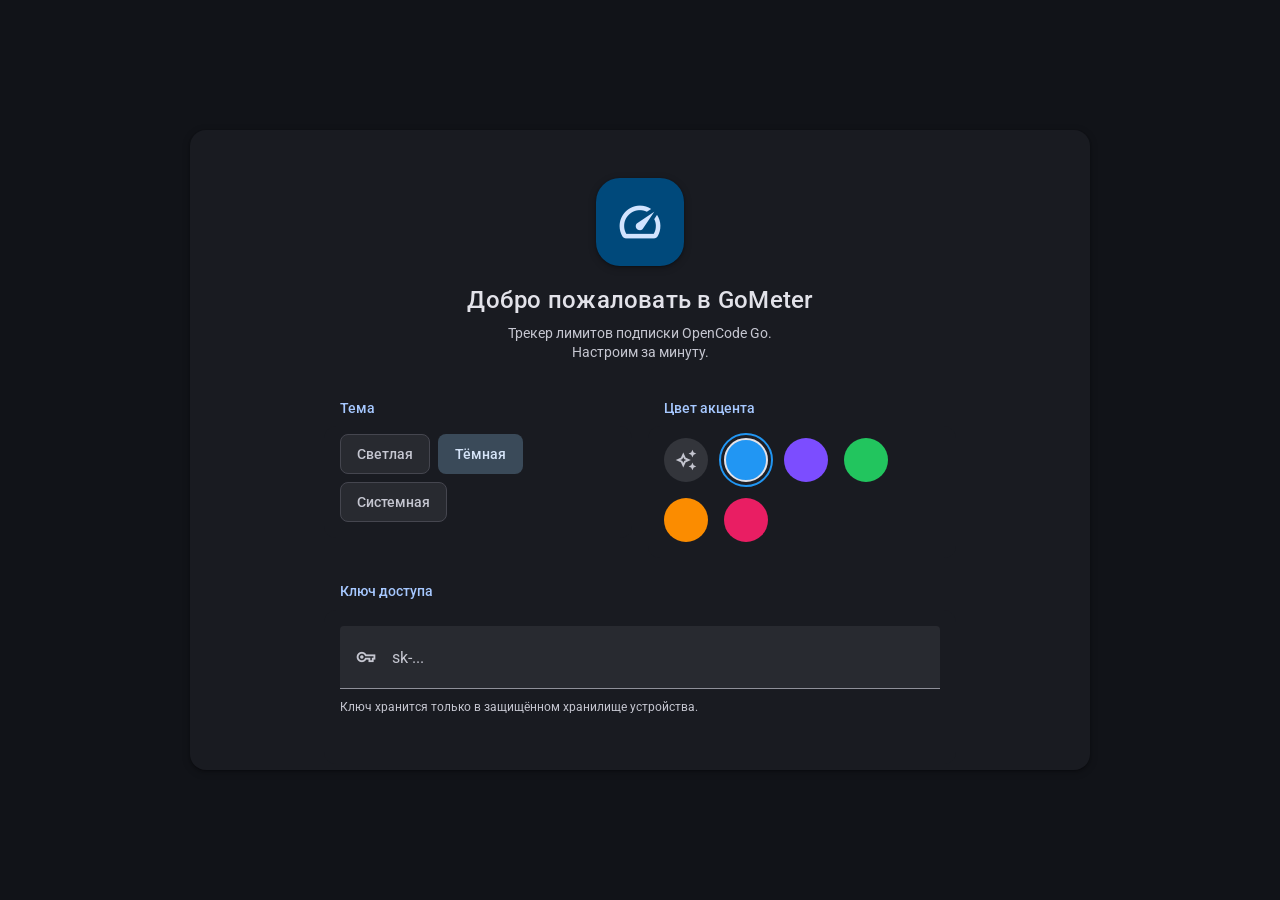
<file: docs/gometer-mockup/desktop.html>
<!DOCTYPE html>
<html lang="ru">
<head>
  <meta charset="utf-8">
  <meta name="viewport" content="width=device-width, initial-scale=1">
  <title>GoMeter Desktop — лимиты OpenCode Go</title>
  <link rel="preconnect" href="https://fonts.googleapis.com">
  <link rel="preconnect" href="https://fonts.gstatic.com" crossorigin>
  <link href="https://fonts.googleapis.com/css2?family=Roboto:wght@400;500;700&display=swap" rel="stylesheet">
  <link rel="stylesheet" href="https://fonts.googleapis.com/css2?family=Material+Symbols+Outlined:opsz,wght,FILL,GRAD@20..48,100..700,0..1,-50..200">
  <link rel="stylesheet" href="styles.css">
  <link rel="stylesheet" href="desktop.css">
</head>
<body>
  <div class="desktop">

    <!-- ===== NavigationRail (M3) ===== -->
    <nav class="rail" aria-label="Основная навигация">
      <div class="rail-top">
        <button class="rail-item is-active" data-screen="usage" type="button" aria-label="Использование">
          <span class="rail-indicator" aria-hidden="true"></span>
          <span class="material-symbols-outlined">speed</span>
          <span class="rail-label">Использование</span>
        </button>
        <button class="rail-item" data-screen="notification" type="button" aria-label="Уведомления">
          <span class="rail-indicator" aria-hidden="true"></span>
          <span class="material-symbols-outlined">notifications</span>
          <span class="rail-label">Уведомления</span>
        </button>
        <button class="rail-item" data-screen="settings" type="button" aria-label="Настройки">
          <span class="rail-indicator" aria-hidden="true"></span>
          <span class="material-symbols-outlined">settings</span>
          <span class="rail-label">Настройки</span>
        </button>
      </div>
      <div class="rail-bottom">
        <button class="rail-item" data-screen="key" type="button" aria-label="Ключ доступа">
          <span class="rail-indicator" aria-hidden="true"></span>
          <span class="material-symbols-outlined">key</span>
          <span class="rail-label">Ключ</span>
        </button>
        <button class="rail-item" data-screen="about" type="button" aria-label="О приложении">
          <span class="rail-indicator" aria-hidden="true"></span>
          <span class="material-symbols-outlined">info</span>
          <span class="rail-label">О программе</span>
        </button>
      </div>
      <button class="rail-toggle" id="rail-toggle" type="button" aria-label="Раскрыть меню" title="Раскрыть/свернуть меню">
        <span class="material-symbols-outlined" id="rail-toggle-icon">chevron_right</span>
      </button>
    </nav>

    <main class="desktop-content">

      <!-- ===== Экран: Онбординг ===== -->
      <section id="screen-onboarding" class="screen is-active" aria-label="Добро пожаловать">
        <div class="onboarding d-onboarding">
          <div class="onboarding-hero">
            <span class="onboarding-logo" aria-hidden="true"><span class="material-symbols-outlined">speed</span></span>
            <h1 class="onboarding-title">Добро пожаловать в GoMeter</h1>
            <p class="onboarding-sub">Трекер лимитов подписки OpenCode Go. Настроим за минуту.</p>
          </div>

          <div class="d-onboarding-grid">
            <div class="settings-section">
              <h2 class="section-title">Тема</h2>
              <div class="settings-group">
                <div class="chip-row" role="radiogroup" aria-label="Тема оформления">
                  <button class="filter-chip" data-theme="light" type="button">Светлая</button>
                  <button class="filter-chip is-selected" data-theme="dark" type="button">Тёмная</button>
                  <button class="filter-chip" data-theme="system" type="button">Системная</button>
                </div>
              </div>
            </div>

            <div class="settings-section">
              <h2 class="section-title">Цвет акцента</h2>
              <div class="settings-group">
                <div class="color-row" role="radiogroup" aria-label="Цвет акцента" id="onb-colors"></div>
              </div>
            </div>
          </div>

          <div class="settings-section">
            <h2 class="section-title">Ключ доступа</h2>
            <div class="settings-group onboarding-key">
              <div class="text-field">
                <div class="text-field-icon" aria-hidden="true"><span class="material-symbols-outlined">vpn_key</span></div>
                <input class="text-input" id="onb-key-input" type="password" inputmode="text" autocomplete="off" placeholder="sk-..." spellcheck="false" aria-label="Ключ API">
                <span class="text-field-line" aria-hidden="true"></span>
              </div>
              <p class="onb-hint">Ключ хранится только в защищённом хранилище устройства.</p>
              <p class="helper is-error" id="onb-key-error" role="alert"></p>
            </div>
          </div>

          <button class="btn btn-filled" id="btn-onb-start" type="button">
            <span class="material-symbols-outlined">check</span> Сохранить и начать
          </button>
          <button class="btn btn-tonal" id="btn-onb-import" type="button">
            <span class="material-symbols-outlined">file_download</span> Импортировать из opencode CLI
          </button>
        </div>
      </section>

      <!-- ===== Экран: Использование ===== -->
      <section id="screen-usage" class="screen" aria-label="Использование" hidden>
        <header class="d-toolbar">
          <div class="brand">
            <span class="brand-icon" aria-hidden="true"><span class="material-symbols-outlined">speed</span></span>
            <div class="brand-text">
              <span class="brand-name">GoMeter</span>
              <span class="brand-sub">Лимиты OpenCode Go</span>
            </div>
          </div>
          <div class="d-toolbar-actions">
            <span class="status-chip is-ok" id="summary-chip"><span class="dot" aria-hidden="true"></span><span id="summary-text">Всё спокойно</span></span>
            <button class="icon-btn" id="btn-refresh" type="button" aria-label="Обновить" title="Обновить">
              <span class="material-symbols-outlined">refresh</span>
            </button>
          </div>
        </header>

        <div class="update-banner" id="update-banner" role="status">
          <span class="material-symbols-outlined">system_update</span>
          <div class="update-banner-text">
            <span class="update-banner-title">Вышла версия 0.2.0</span>
            <span class="update-banner-sub">Улучшенная работа с лимитами</span>
          </div>
          <button class="update-banner-btn" id="btn-update-banner" type="button">Обновить</button>
          <button class="update-banner-close" id="btn-update-close" type="button" aria-label="Скрыть">
            <span class="material-symbols-outlined">close</span>
          </button>
        </div>

        <div class="d-cards" id="cards"><!-- из desktop.js --></div>

        <p class="updated" id="updated-at">Обновлено недавно · проверка каждые 5 мин</p>
      </section>

      <!-- ===== Экран: Ключ доступа ===== -->
      <section id="screen-key" class="screen" aria-label="Ключ доступа" hidden>
        <div class="content d-narrow">
          <h1 class="d-page-title">Ключ доступа</h1>
          <p class="lead">Подключимся к API OpenCode Go, чтобы показывать твои лимиты в реальном времени.</p>

          <div class="text-field">
            <div class="text-field-icon" aria-hidden="true"><span class="material-symbols-outlined">vpn_key</span></div>
            <input class="text-input" id="key-input" type="password" inputmode="text" autocomplete="off" placeholder="sk-..." spellcheck="false" aria-label="Ключ API">
            <button class="eye-btn" id="btn-eye" type="button" aria-label="Показать ключ" title="Показать/скрыть">
              <span class="material-symbols-outlined">visibility</span>
            </button>
            <span class="text-field-line" aria-hidden="true"></span>
          </div>
          <p class="helper">Хранится только в защищённом хранилище устройства и никуда не отправляется.</p>
          <p class="helper is-error" id="key-error" role="alert"></p>

          <button class="btn btn-filled" id="btn-save" type="button">
            <span class="material-symbols-outlined">check</span> Сохранить
          </button>
          <button class="btn btn-tonal" id="btn-import" type="button">
            <span class="material-symbols-outlined">file_download</span> Импортировать из opencode CLI
          </button>
          <a class="text-link" href="https://opencode.ai" target="_blank" rel="noopener">Где взять ключ?</a>
        </div>
      </section>

      <!-- ===== Экран: Уведомления ===== -->
      <section id="screen-notification" class="screen" aria-label="Уведомления" hidden>
        <div class="content d-narrow">
          <h1 class="d-page-title">Уведомления</h1>
          <p class="lead">Когда лимит приближается к 80% и 95%, приходит пуш — так ты не упрёшься в лимит неожиданно.</p>

          <div class="phone-notif">
            <div class="notif-header">
              <span class="notif-appicon" aria-hidden="true"><span class="material-symbols-outlined">speed</span></span>
              <span class="notif-appname">GoMeter</span>
              <span class="notif-time">сейчас</span>
            </div>
            <div class="notif-body">
              <span class="notif-title">Лимит 80% · 5-часовое окно</span>
              <span class="notif-text">Осталось 20%. Окно сбросится примерно через 47 минут.</span>
            </div>
          </div>

          <div class="settings-group">
            <div class="list-item">
              <span class="list-icon" aria-hidden="true"><span class="material-symbols-outlined">notifications</span></span>
              <div class="list-text"><span class="list-title">Порог 80%</span><span class="list-sub">«Почти у предела»</span></div>
              <label class="m3-switch"><input type="checkbox" id="switch-80" checked><span class="track" aria-hidden="true"><span class="thumb"></span></span></label>
            </div>
            <div class="list-item">
              <span class="list-icon" aria-hidden="true"><span class="material-symbols-outlined">priority_high</span></span>
              <div class="list-text"><span class="list-title">Порог 95%</span><span class="list-sub">«Близко к лимиту»</span></div>
              <label class="m3-switch"><input type="checkbox" id="switch-95" checked><span class="track" aria-hidden="true"><span class="thumb"></span></span></label>
            </div>
          </div>
        </div>
      </section>

      <!-- ===== Экран: Настройки ===== -->
      <section id="screen-settings" class="screen" aria-label="Настройки" hidden>
        <div class="content d-narrow">
          <h1 class="d-page-title">Настройки</h1>

          <div class="settings-section">
            <h2 class="section-title">Внешний вид</h2>
            <div class="settings-group">
              <div class="list-item">
                <span class="list-icon" aria-hidden="true"><span class="material-symbols-outlined">palette</span></span>
                <div class="list-text"><span class="list-title">Тема</span><span class="list-sub">Авто, светлая или тёмная</span></div>
              </div>
              <div class="chip-row" id="theme-chips" role="radiogroup" aria-label="Тема оформления">
                <button class="filter-chip" data-theme="light" type="button">Светлая</button>
                <button class="filter-chip" data-theme="dark" type="button">Тёмная</button>
                <button class="filter-chip" data-theme="system" type="button">Системная</button>
              </div>
              <div class="list-item">
                <span class="list-icon" aria-hidden="true"><span class="material-symbols-outlined">format_color_fill</span></span>
                <div class="list-text"><span class="list-title">Цвет акцента</span><span class="list-sub">Основной цвет интерфейса</span></div>
              </div>
              <div class="color-row" role="radiogroup" aria-label="Цвет акцента" id="settings-colors"></div>
            </div>
          </div>

          <div class="settings-section">
            <h2 class="section-title">Обновление</h2>
            <div class="settings-group">
              <div class="list-item">
                <span class="list-icon" aria-hidden="true"><span class="material-symbols-outlined">schedule</span></span>
                <div class="list-text"><span class="list-title">Интервал проверки</span><span class="list-sub">Как часто обновлять лимиты</span></div>
              </div>
              <div class="chip-row" role="radiogroup" aria-label="Интервал проверки">
                <button class="filter-chip is-selected" data-interval="1" type="button">1 мин</button>
                <button class="filter-chip" data-interval="3" type="button">3 мин</button>
                <button class="filter-chip" data-interval="5" type="button">5 мин</button>
              </div>
            </div>
          </div>

          <div class="settings-section">
            <h2 class="section-title">Уведомления</h2>
            <div class="settings-group">
              <div class="list-item">
                <span class="list-icon" aria-hidden="true"><span class="material-symbols-outlined">notifications_active</span></span>
                <div class="list-text"><span class="list-title">Показывать уведомления</span><span class="list-sub">О достижении порогов 80% и 95%</span></div>
                <label class="m3-switch"><input type="checkbox" id="switch-notif" checked><span class="track" aria-hidden="true"><span class="thumb"></span></span></label>
              </div>
              <div class="list-item">
                <span class="list-icon" aria-hidden="true"><span class="material-symbols-outlined">sensors</span></span>
                <div class="list-text"><span class="list-title">Порог 80%</span><span class="list-sub">«Почти у предела»</span></div>
                <label class="m3-switch"><input type="checkbox" id="set-80" checked><span class="track" aria-hidden="true"><span class="thumb"></span></span></label>
              </div>
              <div class="list-item">
                <span class="list-icon" aria-hidden="true"><span class="material-symbols-outlined">priority_high</span></span>
                <div class="list-text"><span class="list-title">Порог 95%</span><span class="list-sub">«Близко к лимиту»</span></div>
                <label class="m3-switch"><input type="checkbox" id="set-95" checked><span class="track" aria-hidden="true"><span class="thumb"></span></span></label>
              </div>
            </div>
          </div>

          <div class="settings-section">
            <h2 class="section-title">Доступ</h2>
            <div class="settings-group">
              <button class="list-item is-clickable" id="go-key-settings" type="button">
                <span class="list-icon" aria-hidden="true"><span class="material-symbols-outlined">key</span></span>
                <div class="list-text"><span class="list-title">Ключ доступа</span><span class="list-sub">Ввод или импорт ключа API</span></div>
                <span class="material-symbols-outlined chevron" aria-hidden="true">chevron_right</span>
              </button>
              <button class="list-item is-clickable" id="btn-import-settings" type="button">
                <span class="list-icon" aria-hidden="true"><span class="material-symbols-outlined">file_download</span></span>
                <div class="list-text"><span class="list-title">Импорт из opencode CLI</span><span class="list-sub">~/.local/share/opencode/auth.json</span></div>
                <span class="material-symbols-outlined chevron" aria-hidden="true">chevron_right</span>
              </button>
            </div>
          </div>

          <div class="settings-section">
            <h2 class="section-title">Прочее</h2>
            <div class="settings-group">
              <button class="list-item is-clickable" id="btn-clear" type="button">
                <span class="list-icon is-error" aria-hidden="true"><span class="material-symbols-outlined">delete</span></span>
                <div class="list-text"><span class="list-title is-error">Очистить данные</span><span class="list-sub">Сбросить кэш и ключ доступа</span></div>
                <span class="material-symbols-outlined chevron" aria-hidden="true">chevron_right</span>
              </button>
            </div>
          </div>
        </div>
      </section>

      <!-- ===== Экран: О приложении ===== -->
      <section id="screen-about" class="screen" aria-label="О приложении" hidden>
        <div class="content d-narrow about">
          <h1 class="d-page-title">О приложении</h1>

          <div class="about-hero">
            <span class="about-logo" aria-hidden="true"><span class="material-symbols-outlined">speed</span></span>
            <h2 class="about-name">GoMeter</h2>
            <p class="about-version">Версия 0.1.0 · мокап</p>
          </div>

          <div class="update-card">
            <span class="material-symbols-outlined">system_update</span>
            <div class="update-card-text">
              <span class="update-card-title">Доступно обновление</span>
              <span class="update-card-sub">0.1.0 → 0.2.0 · улучшенная работа с лимитами</span>
            </div>
            <button class="btn btn-tonal btn-sm" id="btn-update-about" type="button">Обновить</button>
          </div>

          <p class="about-desc">Трекер лимитов подписки <b>OpenCode Go</b> — показывает, сколько осталось в 5-часовом, недельном и месячном окнах, и предупреждает, когда лимит близок.</p>

          <div class="settings-group">
            <a class="list-item is-clickable" href="https://opencode.ai/go" target="_blank" rel="noopener">
              <span class="list-icon" aria-hidden="true"><span class="material-symbols-outlined">language</span></span>
              <div class="list-text"><span class="list-title">OpenCode Go</span><span class="list-sub">opencode.ai/go</span></div>
              <span class="material-symbols-outlined chevron" aria-hidden="true">open_in_new</span>
            </a>
            <div class="list-item">
              <span class="list-icon" aria-hidden="true"><span class="material-symbols-outlined">code</span></span>
              <div class="list-text"><span class="list-title">Material Design 3</span><span class="list-sub">Google · светлая и тёмная темы</span></div>
            </div>
            <div class="list-item">
              <span class="list-icon" aria-hidden="true"><span class="material-symbols-outlined">star</span></span>
              <div class="list-text"><span class="list-title">Сделано с заботой</span><span class="list-sub">Flutter · Windows, Linux, macOS</span></div>
            </div>
          </div>

          <div class="platforms">
            <span class="platforms-title">Платформы</span>
            <div class="platforms-row">
              <span class="platform-item"><span class="material-symbols-outlined">desktop_windows</span>Windows</span>
              <span class="platform-item"><span class="material-symbols-outlined">computer</span>Linux</span>
              <span class="platform-item"><span class="material-symbols-outlined">laptop_mac</span>macOS</span>
            </div>
          </div>

          <p class="about-copy">© 2026 GoMeter. Данные об использовании не покидают устройство.</p>
        </div>
      </section>

    </main>
  </div>

  <script src="desktop.js"></script>
</body>
</html>
</file>
<file: docs/gometer-mockup-md3/styles.css>
/* =========================================================
   GoMeter · минимализм в стиле LocalSend
   Плоский фон, крупные блоки, понятные строки настроек.
   По умолчанию: тёмная тема + розовый акцент.
   ========================================================= */

:root {
  /* базовая палитра (тёмная) */
  --bg: #161616;
  --card: #4A3F4F;            /* плам-контейнер: карточки, дропдауны, кнопки */
  --card-hover: #554A5A;
  --on-surface: #F0EEF2;
  --on-surface-variant: #A9A3AE;
  --muted: #77717D;
  --outline: #5A5460;
  --hairline: #2A2A2C;
  --shadow: rgba(0, 0, 0, .35);

  /* акцент (розовый) */
  --accent: #F39AC6;
  --on-accent: #2B1122;
  --accent-text: #C97BA5;

  /* статусы */
  --green: #94E39B;
  --amber: #FFD05C;
  --red: #FF8B80;

  /* переключатели LocalSend: бежевый бегунок в выключенном состоянии */
  --switch-off-thumb: #D8BC9A;
  --switch-off-border: #635D68;

  /* активный пункт нижней навигации */
  --nav-active: #3B3340;

  /* M3 shape tokens: cards 12, fields/menus/chips 8, dialogs 28 */
  --radius-l: 24px;
  --radius-md: 12px;
  --radius-s: 8px;
  --radius-xl: 28px;
  --radius-full: 9999px;
  --dur: 200ms;
  --ease: cubic-bezier(.2, 0, 0, 1);
}

/* ---- светлая тема ---- */
body.theme-light {
  --bg: #F5F4F2;
  --card: #E9E2EA;
  --card-hover: #F0EAF1;
  --on-surface: #2B272E;
  --on-surface-variant: #6F6975;
  --muted: #918B96;
  --outline: #C0B9C7;
  --hairline: #E2DFE6;
  --shadow: rgba(0, 0, 0, .12);

  --accent: #CB3B85;
  --on-accent: #FFFFFF;
  --accent-text: #AC3270;

  --green: #2F9E44;
  --amber: #B7791F;
  --red: #E03131;

  --switch-off-thumb: #FFFFFF;
  --switch-off-border: #C0B9C7;

  --nav-active: #DCD5DF;
}

* { box-sizing: border-box; margin: 0; padding: 0; }

html, body { height: 100%; }

body {
  background: var(--bg);
  color: var(--on-surface);
  font-family: "Roboto Flex", "Roboto", system-ui, -apple-system, "Segoe UI", sans-serif;
  font-size: 16px;
  line-height: 1.4;
  -webkit-font-smoothing: antialiased;
  display: flex;
  justify-content: center;
}

.material-symbols-outlined {
  font-variation-settings: 'FILL' 0, 'wght' 400, 'GRAD' 0, 'opsz' 24;
  user-select: none;
}

/* ---- контейнер-«телефон» ---- */
.app {
  width: 100%;
  max-width: 440px;
  min-height: 100dvh;
  display: flex;
  flex-direction: column;
  position: relative;
}

.screen {
  flex: 1;
  display: flex;
  flex-direction: column;
  animation: fade-in var(--dur) var(--ease);
}
.screen[hidden] { display: none; }
@keyframes fade-in {
  from { opacity: 0; transform: translateY(6px); }
  to   { opacity: 1; transform: none; }
}

.screen-pad {
  display: flex;
  flex-direction: column;
  gap: 14px;
  padding: 12px 24px 132px; /* низ — запас под навигацию */
}

/* =========================================================
   Заголовки
   ========================================================= */
.page-head {
  display: flex;
  align-items: center;
  justify-content: space-between;
  gap: 12px;
  min-height: 48px;
  padding-top: 6px;
}
.page-head .page-title { padding-top: 0; }
.page-actions { display: flex; gap: 4px; }
.page-head-spacer { width: 40px; flex: none; }

.page-title {
  font-size: 22px;
  line-height: 1.2;
  font-weight: 400;
  letter-spacing: 0;
}
.page-title.is-centered {
  text-align: center;
  padding: 16px 0 4px;
}

.section-title {
  font-size: 22px;
  line-height: 1.25;
  font-weight: 400;
  letter-spacing: 0;
}

.section-head {
  display: flex;
  align-items: center;
  justify-content: space-between;
  gap: 12px;
  padding-top: 18px;
}
.section-head .section-title { flex: 1; }

.lead { font-size: 14px; line-height: 1.5; color: var(--on-surface-variant); }

/* =========================================================
   Icon button
   ========================================================= */
.icon-btn {
  width: 40px; height: 40px;
  border: none; border-radius: 50%;
  background: transparent;
  color: var(--on-surface-variant);
  display: grid; place-items: center;
  cursor: pointer;
  font-size: 22px;
  font-variation-settings: 'FILL' 0, 'wght' 400, 'GRAD' 0, 'opsz' 24;
  transition: background var(--dur), color var(--dur);
}
.icon-btn:hover { background: rgba(255, 255, 255, .07); color: var(--on-surface); }
.icon-btn:active { background: rgba(255, 255, 255, .12); }
.icon-btn:focus-visible { outline: 2px solid var(--accent); outline-offset: 2px; }
.icon-btn.spinning .material-symbols-outlined { animation: spin .8s linear infinite; }
@keyframes spin { to { transform: rotate(360deg); } }

/* =========================================================
   Карточки лимитов (3 окна)
   ========================================================= */
.cards {
  display: grid;
  grid-template-columns: repeat(3, 1fr);
  gap: 12px;
  padding-top: 6px;
}

.win-card {
  background: var(--card);
  border-radius: var(--radius-md);
  padding: 22px 12px 16px;
  display: flex;
  flex-direction: column;
  align-items: center;
  gap: 6px;
  text-align: center;
}
.win-card.is-green  { --lv: var(--green); }
.win-card.is-amber  { --lv: var(--amber); }
.win-card.is-red    { --lv: var(--red); }

.win-icon { color: var(--on-surface); display: grid; place-items: center; }
.win-icon .material-symbols-outlined { font-size: 30px; }

.win-name { font-size: 16px; font-weight: 500; }
.win-percent { font-size: 24px; font-weight: 600; letter-spacing: -.01em; font-variant-numeric: tabular-nums; }
.win-percent small { font-size: 14px; font-weight: 500; color: var(--on-surface-variant); margin-left: 1px; }
.win-sub { font-size: 12px; color: var(--on-surface-variant); margin-bottom: 4px; }

.progress {
  width: 100%;
  height: 4px;
  border-radius: var(--radius-full);
  background: rgba(0, 0, 0, .28);
  overflow: hidden;
}
.progress > span {
  display: block; height: 100%;
  border-radius: var(--radius-full);
  background: var(--lv, var(--accent));
  transition: width .6s var(--ease);
}

/* =========================================================
   Карточка статуса
   ========================================================= */
.status-card {
  display: flex;
  align-items: center;
  gap: 14px;
  background: var(--card);
  border-radius: var(--radius-xl);
  padding: 16px 18px;
}
.status-card.is-green  { --lv: var(--green); }
.status-card.is-amber  { --lv: var(--amber); }
.status-card.is-red    { --lv: var(--red); }

.status-icon {
  flex: none;
  width: 36px; height: 36px;
  background: rgba(0, 0, 0, .22);
  border-radius: 50%;
  display: grid; place-items: center;
  color: var(--lv);
}
.status-icon .material-symbols-outlined { font-size: 22px; font-variation-settings: 'FILL' 1, 'wght' 400, 'GRAD' 0, 'opsz' 24; }
.status-text { display: flex; flex-direction: column; gap: 2px; min-width: 0; }
.status-title { font-size: 16px; font-weight: 500; }
.status-sub { font-size: 14px; line-height: 1.4; color: var(--on-surface-variant); }
.status-sub b { font-weight: 500; color: var(--on-surface); font-variant-numeric: tabular-nums; }

.updated {
  text-align: center;
  font-size: 12px;
  color: var(--muted);
  padding-top: 4px;
}

/* =========================================================
   Настройки: строки «подпись слева — контроль справа»
   ========================================================= */
.settings-section {
  display: flex;
  flex-direction: column;
  gap: 0;
  padding: 10px 0 14px;
}
.settings-section + .settings-section {
  border-top: 1px solid var(--hairline);
  padding-top: 20px;
}

.row {
  display: flex;
  align-items: center;
  justify-content: space-between;
  gap: 16px;
  min-height: 56px;
  padding: 4px 0;
  background: transparent;
  border: none;
  font-family: inherit;
  text-align: left;
  color: var(--on-surface);
  cursor: default;
}
.row.is-clickable { cursor: pointer; }
.row.is-clickable:hover .row-label { opacity: .85; }
.row-label { font-size: 16px; font-weight: 400; }
.row-label.is-danger { color: var(--red); }
.row-text { display: flex; flex-direction: column; gap: 1px; min-width: 0; }
.row-sub { font-size: 14px; color: var(--on-surface-variant); }
.row-sub.is-ok { color: var(--green); }
.row-sub.is-error { color: var(--red); }

.chevron { color: var(--on-surface-variant); font-size: 20px; flex: none; }

/* ---- цвет акцента: кружочки в ряд ---- */
.color-row { display: flex; flex-wrap: wrap; gap: 14px; padding: 4px 0 10px; }
.color-dot {
  position: relative;
  width: 56px; height: 56px;
  border: none;
  border-radius: 50%;
  cursor: pointer;
  padding: 0;
  transition: transform var(--dur);
}
.color-dot:hover { transform: scale(1.08); }
.color-dot:focus-visible { outline: 2px solid var(--accent); outline-offset: 2px; }
.color-dot::after {
  content: "";
  position: absolute;
  inset: -6px;
  border: 2px solid transparent;
  border-radius: 50%;
  transition: border-color var(--dur);
}
.color-dot.is-selected::after { border-color: var(--on-surface); }
.color-dot.is-auto {
  background: var(--card);
  color: var(--on-surface-variant);
  display: grid; place-items: center;
}
.color-dot.is-auto .material-symbols-outlined { font-size: 22px; pointer-events: none; }
.color-dot.is-auto.is-selected { color: var(--on-surface); }

/* =========================================================
   Dropdown (выпадающая таблетка)
   ========================================================= */
.dropdown { position: relative; flex: none; }
.dropdown-btn {
  display: flex;
  align-items: center;
  justify-content: space-between;
  gap: 10px;
  min-width: 158px;
  height: 48px;
  padding: 0 14px 0 20px;
  background: var(--card);
  color: var(--on-surface);
  border: none;
  border-radius: 24px;
  font-family: inherit;
  font-size: 14px;
  font-weight: 500;
  cursor: pointer;
  transition: background var(--dur);
}
.dropdown-btn:hover { background: var(--card-hover); }
.dropdown-btn .material-symbols-outlined { font-size: 20px; color: var(--on-surface-variant); }

.dropdown-menu {
  position: absolute;
  right: 0;
  top: calc(100% + 8px);
  min-width: 100%;
  background: #3A3340;
  border-radius: var(--radius-s);
  box-shadow: 0 8px 24px var(--shadow);
  padding: 6px;
  z-index: 10;
}
body.theme-light .dropdown-menu { background: #FFFFFF; box-shadow: 0 8px 24px rgba(0, 0, 0, .18); }
.dropdown-menu[hidden] { display: none; }
.dropdown-menu button {
  display: flex;
  align-items: center;
  justify-content: space-between;
  gap: 12px;
  width: 100%;
  min-height: 44px;
  padding: 0 16px;
  background: transparent;
  border: none;
  border-radius: var(--radius-s);
  font-family: inherit;
  font-size: 14px;
  font-weight: 500;
  color: var(--on-surface);
  cursor: pointer;
  white-space: nowrap;
}
.dropdown-menu button:hover { background: rgba(255, 255, 255, .07); }
.dropdown-menu button .material-symbols-outlined { font-size: 18px; color: var(--accent-text); }

/* =========================================================
   Переключатель (LocalSend: бежевый бегунок OFF, розовый трек ON)
   ========================================================= */
.m3-switch { position: relative; display: inline-block; width: 56px; height: 34px; flex: none; }
.m3-switch input { opacity: 0; width: 0; height: 0; }
.m3-switch .track {
  position: absolute; inset: 0;
  background: transparent;
  border: 2px solid var(--switch-off-border);
  border-radius: var(--radius-full);
  cursor: pointer;
  transition: background var(--dur), border-color var(--dur);
}
.m3-switch .thumb {
  position: absolute; top: 50%; left: 3px;
  width: 24px; height: 24px;
  transform: translateY(-50%);
  background: var(--switch-off-thumb);
  border-radius: 50%;
  transition: left var(--dur) var(--ease), background var(--dur);
}
.m3-switch input:checked + .track { background: var(--accent); border-color: var(--accent); }
.m3-switch input:checked + .track .thumb { left: calc(100% - 27px); background: #332B36; }
body.theme-light .m3-switch input:checked + .track .thumb { background: #FFFFFF; }
.m3-switch input:focus-visible + .track { outline: 2px solid var(--accent); outline-offset: 2px; }

/* =========================================================
   Кнопки
   ========================================================= */
.btn {
  display: flex; align-items: center; justify-content: center; gap: 10px;
  width: 100%;
  min-height: 40px;
  padding: 0 22px;
  font-size: 14px; font-weight: 500; font-family: inherit; letter-spacing: .01em;
  border-radius: var(--radius-full);
  cursor: pointer;
  transition: background var(--dur), filter var(--dur);
}
.btn .material-symbols-outlined { font-size: 20px; }
.btn:active { filter: brightness(.94); }
.btn:focus-visible { outline: 2px solid var(--accent); outline-offset: 2px; }

.btn-filled { background: var(--card); color: var(--on-surface); border: none; }
.btn-filled:hover { background: var(--card-hover); }

.btn-outline {
  background: transparent;
  color: var(--on-surface);
  border: 1px solid var(--outline);
}
.btn-outline:hover { background: rgba(255, 255, 255, .05); }
body.theme-light .btn-outline:hover { background: rgba(0, 0, 0, .04); }

.btn-sm { width: auto; min-height: 40px; padding: 0 18px; font-size: 14px; }

.text-link {
  text-align: center;
  font-size: 14px;
  font-weight: 500;
  color: var(--accent-text);
  text-decoration: none;
  padding: 8px;
}
.text-link:hover { text-decoration: underline; }

/* =========================================================
   Поле ввода ключа
   ========================================================= */
.text-field { position: relative; display: flex; align-items: center; }
.text-field .text-field-icon {
  position: absolute; left: 16px;
  color: var(--on-surface-variant);
  display: grid; place-items: center;
  pointer-events: none;
}
.text-field .text-field-icon .material-symbols-outlined { font-size: 20px; }
.text-input {
  width: 100%;
  height: 56px;
  padding: 0 52px 0 48px;
  font-size: 16px;
  font-family: inherit;
  color: var(--on-surface);
  background: var(--card);
  border: none;
  border-radius: var(--radius-s);
  outline: none;
  transition: background var(--dur);
}
.text-input::placeholder { color: var(--on-surface-variant); }
.text-input:focus { background: var(--card-hover); }
.text-input:focus-visible { outline: 2px solid var(--accent); outline-offset: 2px; }

.eye-btn {
  position: absolute; right: 8px;
  width: 40px; height: 40px; border: none;
  background: transparent; color: var(--on-surface-variant);
  display: grid; place-items: center; cursor: pointer;
  border-radius: 50%;
  transition: background var(--dur), color var(--dur);
}
.eye-btn:hover { background: rgba(255, 255, 255, .07); color: var(--on-surface); }
.eye-btn .material-symbols-outlined { font-size: 20px; }

.hint { font-size: 14px; line-height: 1.45; color: var(--muted); }
.helper { font-size: 14px; line-height: 1.45; color: var(--on-surface-variant); min-height: 18px; }
.helper.is-error { color: var(--red); }
.helper.is-ok { color: var(--green); }

/* =========================================================
   Пуш-уведомление (превью)
   ========================================================= */
.phone-notif {
  background: var(--card);
  border-radius: var(--radius-md);
  padding: 16px 18px;
}
.notif-header { display: flex; align-items: center; gap: 12px; margin-bottom: 6px; }
.notif-appicon {
  width: 32px; height: 32px; flex: none;
  border-radius: 50%;
  background: var(--accent); color: var(--on-accent);
  display: grid; place-items: center;
}
.notif-appicon .material-symbols-outlined { font-size: 18px; }
.notif-appname { font-size: 14px; font-weight: 500; flex: 1; }
.notif-time { font-size: 12px; color: var(--on-surface-variant); }
.notif-body { display: flex; flex-direction: column; gap: 2px; padding-left: 44px; }
.notif-title { font-size: 14px; font-weight: 500; }
.notif-text { font-size: 14px; line-height: 1.45; color: var(--on-surface-variant); }

/* ---- живые уведомления на главном экране ---- */
.pushes { display: flex; flex-direction: column; gap: 10px; }
.push-card {
  background: var(--card);
  border-radius: var(--radius-md);
  padding: 14px 16px 16px;
}
.push-card .notif-header { margin-bottom: 4px; }
.push-card .notif-time { margin-left: auto; }
.push-close {
  width: 32px; height: 32px; flex: none;
  margin-left: 2px;
  border: none; border-radius: 50%;
  background: transparent; color: var(--on-surface-variant);
  display: grid; place-items: center; cursor: pointer;
  transition: background var(--dur), color var(--dur);
}
.push-close:hover { background: rgba(255, 255, 255, .08); color: var(--on-surface); }
.push-close .material-symbols-outlined { font-size: 18px; }

/* =========================================================
   О приложении / онбординг
   ========================================================= */
.hero {
  display: flex;
  flex-direction: column;
  align-items: center;
  gap: 8px;
  text-align: center;
  padding: 32px 0 20px;
}
.hero-logo {
  width: 116px; height: 116px;
  border-radius: 50%;
  background: var(--accent);
  color: var(--on-accent);
  display: grid; place-items: center;
  margin-bottom: 6px;
}
.hero-logo .material-symbols-outlined { font-size: 58px; }
.hero-name { font-size: 28px; font-weight: 400; letter-spacing: 0; }
.hero-sub { font-size: 14px; line-height: 1.5; color: var(--on-surface-variant); max-width: 320px; }
.hero-version { font-size: 12px; color: var(--muted); }

.update-card {
  display: flex; align-items: center; gap: 12px;
  background: var(--card);
  border-radius: var(--radius-md);
  padding: 14px 18px;
  flex: none;
}
.update-card > .material-symbols-outlined { font-size: 22px; color: var(--accent); flex: none; }
.update-card-text { flex: 1; display: flex; flex-direction: column; gap: 2px; min-width: 0; }
.update-card-title { font-size: 16px; font-weight: 500; }
.update-card-sub { font-size: 14px; color: var(--on-surface-variant); }

.about-copy { text-align: center; font-size: 12px; color: var(--muted); padding: 12px 0 4px; }
.platforms-line { text-align: center; font-size: 12px; color: var(--on-surface-variant); }

/* =========================================================
   Нижняя навигация (вкладки)
   ========================================================= */
.navigation-bar {
  position: fixed;
  bottom: 0; left: 50%; transform: translateX(-50%);
  width: 100%; max-width: 440px;
  display: flex;
  justify-content: space-around;
  align-items: center;
  background: var(--card);
  padding: 8px 12px calc(10px + env(safe-area-inset-bottom, 0px));
  pointer-events: none;
}
.nav-item {
  pointer-events: auto;
  display: flex; flex-direction: column;
  align-items: center; justify-content: center;
  gap: 4px;
  min-width: 80px;
  padding: 6px 14px;
  border: none;
  background: transparent;
  color: #8F898F;
  font-family: inherit;
  font-size: 12px;
  font-weight: 500;
  letter-spacing: .5px;
  cursor: pointer;
  transition: color var(--dur), background var(--dur);
}
.nav-item .material-symbols-outlined {
  font-size: 26px;
  padding: 5px 17px;
  border-radius: var(--radius-full);
  transition: background var(--dur), color var(--dur);
}
.nav-item.is-active { color: var(--on-surface); }
.nav-item.is-active .material-symbols-outlined { background: var(--nav-active); }
.nav-item:hover:not(.is-active) { color: var(--on-surface-variant); }
.nav-item:focus-visible { outline: 2px solid var(--accent); outline-offset: -2px; }

@media (prefers-reduced-motion: reduce) {
  * { animation-duration: .01ms !important; transition-duration: .01ms !important; }
}
</file>
<file: docs/gometer-mockup/styles.css>
/* =========================================================
   GoMeter · Material Design 3 (Google)
   Тема: светлая/тёмная + 5 акцент-цветов (Material Color Utilities)
   По умолчанию: тёмная тема + синий акцент
   ========================================================= */

/* ---- базовые (тёмная тема + синий seed) ---- */
:root {
  /* primary / secondary (синий, dark) */
  --primary: #A6C8FF;
  --on-primary: #003258;
  --primary-container: #00497B;
  --on-primary-container: #D2E4FF;
  --secondary: #B9C8DC;
  --on-secondary: #233341;
  --secondary-container: #3A4A59;
  --on-secondary-container: #D5E4F8;

  /* surface (нейтральные, dark) */
  --surface-dim: #111318;
  --surface-bright: #37393F;
  --surface-container-lowest: #0C0E13;
  --surface-container-low: #191B21;
  --surface-container: #1D1F25;
  --surface-container-high: #282A30;
  --surface-container-highest: #33353B;
  --on-surface: #E2E2E9;
  --on-surface-variant: #C5C6D0;
  --inverse-surface: #E2E2E9;
  --inverse-on-surface: #2E3036;
  --outline: #8F9099;
  --outline-variant: #45464F;

  /* error / warn (dark) */
  --error: #FFB4AB;
  --on-error: #690005;
  --error-container: #93000A;
  --on-error-container: #FFDAD6;
  --warn: #FFB759;
  --warn-container: #5C4900;
  --on-warn-container: #FFE08A;

  /* форма и тени M3 */
  --radius-xs: 4px;
  --radius-s: 8px;
  --radius-m: 12px;
  --radius-l: 16px;
  --radius-xl: 28px;
  --elev-1: 0 1px 2px rgba(0,0,0,.3), 0 1px 3px 1px rgba(0,0,0,.15);
  --elev-2: 0 1px 2px rgba(0,0,0,.3), 0 2px 6px 2px rgba(0,0,0,.15);
  --dur: 200ms;
  --ease: cubic-bezier(.2, 0, 0, 1);
}

/* =========================================================
   Светлая тема (поверхности + синий seed)
   ========================================================= */
body.theme-light {
  --primary: #0061A4;
  --on-primary: #FFFFFF;
  --primary-container: #D2E4FF;
  --on-primary-container: #001C37;
  --secondary: #52606F;
  --on-secondary: #FFFFFF;
  --secondary-container: #D6E4F4;
  --on-secondary-container: #0F1D2A;

  --surface-dim: #D8D8DE;
  --surface-bright: #FBFBFE;
  --surface-container-lowest: #FFFFFF;
  --surface-container-low: #F5F5FA;
  --surface-container: #F0F0F5;
  --surface-container-high: #EAEAEF;
  --surface-container-highest: #E4E4E9;
  --on-surface: #1A1B20;
  --on-surface-variant: #45464F;
  --inverse-surface: #2E3036;
  --inverse-on-surface: #E2E2E9;
  --outline: #767680;
  --outline-variant: #C6C6CF;

  --error: #BA1A1A;
  --on-error: #FFFFFF;
  --error-container: #FFDAD6;
  --on-error-container: #410002;
  --warn: #9C6200;
  --warn-container: #FFE08A;
  --on-warn-container: #2C1D00;
}

/* =========================================================
   Акцент-цвета: фиолетовый / зелёный / оранжевый / розовый
   (комбинируются с .theme-light)
   ========================================================= */
body.seed-violet {
  --primary: #CFBCFF; --on-primary: #351B68; --primary-container: #4B2D92; --on-primary-container: #E9DDFF;
  --secondary: #CBC2DB; --on-secondary: #332D42; --secondary-container: #4A435A; --on-secondary-container: #E7DEF8;
}
body.theme-light.seed-violet {
  --primary: #6750A4; --on-primary: #FFFFFF; --primary-container: #E9DDFF; --on-primary-container: #22005D;
  --secondary: #625B71; --on-secondary: #FFFFFF; --secondary-container: #E7DEF8; --on-secondary-container: #1E192B;
}
body.seed-green {
  --primary: #9BE89F; --on-primary: #00390F; --primary-container: #00531C; --on-primary-container: #B3F5B4;
  --secondary: #B8CCB8; --on-secondary: #233528; --secondary-container: #3B4C3D; --on-secondary-container: #D4E8D2;
}
body.theme-light.seed-green {
  --primary: #3B693E; --on-primary: #FFFFFF; --primary-container: #B9F0B4; --on-primary-container: #0C370F;
  --secondary: #556355; --on-secondary: #FFFFFF; --secondary-container: #D9E8D7; --on-secondary-container: #142015;
}
body.seed-orange {
  --primary: #FFB77C; --on-primary: #512600; --primary-container: #753B00; --on-primary-container: #FFDCC1;
  --secondary: #E0BEAA; --on-secondary: #3F2A1B; --secondary-container: #57402F; --on-secondary-container: #FFDBC4;
}
body.theme-light.seed-orange {
  --primary: #9A4200; --on-primary: #FFFFFF; --primary-container: #FFDCC1; --on-primary-container: #321200;
  --secondary: #765947; --on-secondary: #FFFFFF; --secondary-container: #FFDBC4; --on-secondary-container: #2A1708;
}
body.seed-pink {
  --primary: #FFB1C8; --on-primary: #65002F; --primary-container: #8E0049; --on-primary-container: #FFD9E2;
  --secondary: #E2BDC7; --on-secondary: #44242C; --secondary-container: #5C3A42; --on-secondary-container: #FFD9E2;
}
body.theme-light.seed-pink {
  --primary: #9E3C5A; --on-primary: #FFFFFF; --primary-container: #FFD9E2; --on-primary-container: #400016;
  --secondary: #75565F; --on-secondary: #FFFFFF; --secondary-container: #FFD9E2; --on-secondary-container: #2B151B;
}

/* Автоцвет (динамический, как Material You default) */
body.seed-auto {
  --primary: #CBBEFF; --on-primary: #3B2E6B; --primary-container: #534494; --on-primary-container: #E6DFFF;
  --secondary: #C9C5D0; --on-secondary: #322F37; --secondary-container: #49464F; --on-secondary-container: #E5E1E9;
}
body.theme-light.seed-auto {
  --primary: #6750A4; --on-primary: #FFFFFF; --primary-container: #E6DFFF; --on-primary-container: #1E0062;
  --secondary: #625B71; --on-secondary: #FFFFFF; --secondary-container: #E8DEF8; --on-secondary-container: #1F192B;
}

* { box-sizing: border-box; margin: 0; padding: 0; }

html, body { height: 100%; }

body {
  background: var(--surface-dim);
  color: var(--on-surface);
  font-family: "Roboto", system-ui, -apple-system, "Segoe UI", sans-serif;
  font-size: 16px;
  line-height: 1.4;
  -webkit-font-smoothing: antialiased;
  display: flex;
  justify-content: center;
}

.material-symbols-outlined {
  font-variation-settings: 'FILL' 0, 'wght' 500, 'GRAD' 0, 'opsz' 24;
  user-select: none;
}

/* ---- контейнер-«телефон» (собственный скролл) ---- */
.app {
  width: 100%;
  max-width: 440px;
  height: 100vh;
  height: 100dvh;
  display: flex;
  flex-direction: column;
  position: relative;
  overflow-y: auto;
  overscroll-behavior: contain;
  padding-bottom: 180px;
  scrollbar-width: thin;
}

.screen {
  flex: 1;
  display: flex;
  flex-direction: column;
  min-height: auto;
  animation: fade-in var(--dur) var(--ease);
}
.screen[hidden] { display: none; }
@keyframes fade-in {
  from { opacity: 0; transform: translateY(8px); }
  to   { opacity: 1; transform: none; }
}

/* =========================================================
   Top App Bar (M3)
   ========================================================= */
.top-app-bar {
  display: flex;
  align-items: center;
  gap: 8px;
  padding: 12px 16px 8px;
  min-height: 64px;
}
.top-app-bar-title { display: flex; align-items: center; gap: 14px; flex: 1; }
.app-bar-title { font-size: 22px; font-weight: 400; letter-spacing: .02em; }

.brand-icon {
  width: 40px; height: 40px;
  border-radius: var(--radius-m);
  background: var(--primary-container);
  color: var(--on-primary-container);
  display: grid; place-items: center;
}
.brand-text { display: flex; flex-direction: column; }
.brand-name { font-size: 22px; font-weight: 400; letter-spacing: .02em; line-height: 1.2; }
.brand-sub { font-size: 14px; color: var(--on-surface-variant); }

.top-app-bar-actions { display: flex; gap: 4px; }

/* Icon Button (M3) — 48px touch target */
.icon-btn {
  width: 48px; height: 48px;
  border: none; border-radius: var(--radius-xl);
  background: transparent; color: var(--on-surface-variant);
  display: grid; place-items: center;
  cursor: pointer;
  font-size: 24px;
  transition: background var(--dur);
  position: relative;
  overflow: hidden;
}
.icon-btn:hover { background: rgba(225, 228, 221, .08); }
.icon-btn:active { background: rgba(225, 228, 221, .16); }
.icon-btn:focus-visible { outline: 2px solid var(--primary); outline-offset: 2px; }

/* =========================================================
   Summary chip
   ========================================================= */
.summary { display: flex; align-items: center; padding: 4px 16px 12px; }
.status-chip {
  display: inline-flex; align-items: center; gap: 8px;
  padding: 8px 16px;
  border-radius: var(--radius-s);
  font-size: 14px; font-weight: 500;
}
.status-chip .dot { width: 8px; height: 8px; border-radius: 50%; background: currentColor; }
.status-chip.is-ok     { background: var(--primary-container); color: var(--on-primary-container); }
.status-chip.is-warn   { background: var(--warn-container);    color: var(--on-warn-container); }
.status-chip.is-danger { background: var(--error-container);   color: var(--on-error-container); }

/* =========================================================
   Cards лимитов (M3 — filled card)
   ========================================================= */
.content { display: flex; flex-direction: column; gap: 16px; padding: 4px 16px 24px; }
.cards { display: flex; flex-direction: column; gap: 12px; padding: 0 16px 24px; }

.card {
  background: var(--surface-container-low);
  border-radius: var(--radius-m);
  padding: 20px 20px 12px;
  box-shadow: var(--elev-1);
}

.card-top { display: flex; align-items: center; justify-content: space-between; margin-bottom: 2px; }
.card-name { font-size: 16px; font-weight: 500; letter-spacing: .01em; }
.card-window { font-size: 12px; color: var(--on-surface-variant); }

.card-metric { display: flex; align-items: baseline; gap: 10px; margin-top: 10px; }
.card-percent { font-size: 40px; font-weight: 700; letter-spacing: -.01em; line-height: 1.05; }
.card-percent small { font-size: 20px; font-weight: 500; color: var(--on-surface-variant); }
.card-used { font-size: 14px; color: var(--on-surface-variant); }

/* LinearProgressIndicator (M3) */
.progress { height: 4px; border-radius: var(--radius-xs); background: var(--surface-container-highest); overflow: hidden; margin: 16px 0 12px; }
.progress > span {
  display: block; height: 100%;
  border-radius: var(--radius-xs);
  transition: width .6s var(--ease);
}

.card-foot { display: flex; align-items: center; justify-content: space-between; gap: 10px; }
.card-countdown { display: inline-flex; align-items: center; gap: 6px; font-size: 13px; color: var(--on-surface-variant); }
.card-countdown .material-symbols-outlined { font-size: 16px; }
.card-countdown b { color: var(--on-surface); font-weight: 500; font-variant-numeric: tabular-nums; }

/* статусный чип */
.status-pill {
  display: inline-flex; align-items: center; gap: 6px;
  font-size: 12px; font-weight: 500;
  padding: 6px 12px; border-radius: var(--radius-s);
  white-space: nowrap;
}
.status-pill .dot { width: 8px; height: 8px; border-radius: 50%; background: currentColor; }

.card.is-green  { --acc: var(--primary);            --acc-container: var(--primary-container);   --acc-on: var(--on-primary-container); }
.card.is-amber  { --acc: var(--warn);               --acc-container: var(--warn-container);      --acc-on: var(--on-warn-container); }
.card.is-red    { --acc: var(--error);              --acc-container: var(--error-container);     --acc-on: var(--on-error-container); }

.card.is-green .card-percent, .card.is-amber .card-percent, .card.is-red .card-percent { color: var(--acc); }
.card .progress > span { background: var(--acc); }
.card .status-pill { background: var(--acc-container); color: var(--acc-on); }

/* friendly-подпись */
.card-note { margin-top: 12px; padding-top: 10px; border-top: 1px solid var(--outline-variant); font-size: 13px; color: var(--on-surface-variant); display: flex; gap: 8px; align-items: flex-start; }
.card-note .material-symbols-outlined { font-size: 16px; color: var(--acc); flex: none; margin-top: 1px; }

.updated { text-align: center; font-size: 12px; color: var(--on-surface-variant); padding: 12px 0 4px; }

/* =========================================================
   Форма ключа (M3 filled text field)
   ========================================================= */
.lead { font-size: 14px; color: var(--on-surface-variant); }

.text-field { position: relative; display: flex; align-items: center; }
.text-field-icon { position: absolute; left: 16px; color: var(--on-surface-variant); display: grid; place-items: center; }
.text-field-icon .material-symbols-outlined { font-size: 20px; }
.text-input {
  width: 100%;
  padding: 22px 56px 22px 52px;
  font-size: 16px; font-family: inherit; color: var(--on-surface);
  background: var(--surface-container-high);
  border: none;
  border-radius: var(--radius-xs) var(--radius-xs) 0 0;
  outline: none;
  transition: background var(--dur);
}
.text-input::placeholder { color: var(--on-surface-variant); }
.text-input:focus { background: var(--surface-container-highest); }
.text-field-line {
  position: absolute; left: 0; right: 0; bottom: 0; height: 1px;
  background: var(--outline); transition: height var(--dur), background var(--dur);
}
.text-input:focus ~ .text-field-line { height: 2px; background: var(--primary); }
.text-field:focus-within .text-field-line { height: 2px; background: var(--primary); }

.eye-btn {
  position: absolute; right: 8px;
  width: 40px; height: 40px; border: none;
  background: transparent; color: var(--on-surface-variant);
  display: grid; place-items: center; cursor: pointer;
  border-radius: var(--radius-xl);
  transition: background var(--dur), color var(--dur);
}
.eye-btn:hover { background: rgba(225, 228, 221, .08); color: var(--on-surface); }
.eye-btn .material-symbols-outlined { font-size: 20px; }

.helper { font-size: 12px; color: var(--on-surface-variant); margin-top: -8px; }
.helper.is-error { color: var(--error); min-height: 18px; margin-top: 4px; }
.helper.is-ok { color: var(--primary); min-height: 18px; margin-top: 4px; }

/* =========================================================
   Buttons (M3)
   ========================================================= */
.btn {
  display: flex; align-items: center; justify-content: center; gap: 8px;
  width: 100%;
  height: 48px;
  padding: 0 24px;
  font-size: 14px; font-weight: 500; font-family: inherit; letter-spacing: .01em;
  border-radius: var(--radius-xl);
  cursor: pointer;
  transition: background var(--dur), box-shadow var(--dur), filter var(--dur);
}
.btn .material-symbols-outlined { font-size: 18px; }
.btn:active { filter: brightness(.95); }
.btn:focus-visible { outline: 2px solid var(--primary); outline-offset: 2px; }

.btn-filled {
  background: var(--primary); color: var(--on-primary); border: none;
  box-shadow: var(--elev-1);
}
.btn-filled:hover { box-shadow: var(--elev-2); }

.btn-tonal {
  background: var(--secondary-container); color: var(--on-secondary-container); border: none;
}
.btn-tonal:hover { background: #45574A; }

.text-link {
  text-align: center; font-size: 14px; font-weight: 500; color: var(--primary);
  text-decoration: none; padding: 10px;
}
.text-link:hover { text-decoration: underline; }

/* =========================================================
   Notification preview (M3)
   ========================================================= */
.phone-notif {
  background: var(--surface-container-high);
  border-radius: var(--radius-m);
  padding: 16px;
  box-shadow: var(--elev-1);
}
.notif-header { display: flex; align-items: center; gap: 12px; margin-bottom: 6px; }
.notif-appicon {
  width: 32px; height: 32px; border-radius: var(--radius-s);
  background: var(--primary-container); color: var(--on-primary-container);
  display: grid; place-items: center;
}
.notif-appicon .material-symbols-outlined { font-size: 18px; }
.notif-appname { font-size: 14px; font-weight: 500; flex: 1; }
.notif-time { font-size: 12px; color: var(--on-surface-variant); }
.notif-body { display: flex; flex-direction: column; gap: 2px; }
.notif-title { font-size: 14px; font-weight: 500; }
.notif-text { font-size: 13px; color: var(--on-surface-variant); }

/* =========================================================
   Настройки: секции и списки (M3 list)
   ========================================================= */
.settings-section { display: flex; flex-direction: column; gap: 8px; }
.section-title {
  font-size: 14px; font-weight: 500; color: var(--primary);
  padding: 8px 16px 0;
}
.settings-group {
  background: var(--surface-container-low);
  border-radius: var(--radius-m);
  overflow: hidden;
}

.list-item {
  display: flex; align-items: center; gap: 16px;
  width: 100%;
  min-height: 64px;
  padding: 8px 16px;
  background: transparent; border: none;
  color: var(--on-surface);
  font-family: inherit; text-align: left;
  cursor: default;
}
.list-item + .list-item { border-top: 1px solid var(--outline-variant); }
.list-item.is-clickable { cursor: pointer; transition: background var(--dur); }
.list-item.is-clickable:hover { background: rgba(225, 228, 221, .05); }
.list-item.is-clickable:active { background: rgba(225, 228, 221, .1); }
.list-item:focus-visible { outline: 2px solid var(--primary); outline-offset: -2px; }

.list-icon {
  width: 40px; height: 40px; flex: none;
  border-radius: var(--radius-xl);
  background: var(--secondary-container);
  color: var(--on-secondary-container);
  display: grid; place-items: center;
}
.list-icon .material-symbols-outlined { font-size: 20px; }
.list-icon.is-error { background: var(--error-container); color: var(--on-error-container); }

.list-text { flex: 1; display: flex; flex-direction: column; gap: 1px; min-width: 0; }
.list-title { font-size: 16px; font-weight: 400; letter-spacing: .01em; }
.list-title.is-error { color: var(--error); }
.list-sub { font-size: 12px; color: var(--on-surface-variant); }
.chevron { color: var(--on-surface-variant); font-size: 20px; }

/* ---- filter chips (M3) для интервала ---- */
.chip-row { display: flex; gap: 8px; padding: 8px 16px 16px; flex-wrap: wrap; }
.filter-chip {
  height: 40px;
  padding: 0 16px;
  display: inline-flex; align-items: center; gap: 8px;
  font-family: inherit; font-size: 14px; font-weight: 500;
  background: var(--surface-container-high);
  color: var(--on-surface-variant);
  border: 1px solid var(--outline-variant);
  border-radius: var(--radius-s);
  cursor: pointer;
  transition: background var(--dur), color var(--dur), border-color var(--dur);
}
.filter-chip:hover { background: var(--surface-container-highest); }
.filter-chip.is-selected {
  background: var(--secondary-container);
  color: var(--on-secondary-container);
  border-color: transparent;
}

/* =========================================================
   Switch (M3)
   ========================================================= */
.m3-switch { position: relative; display: inline-block; width: 52px; height: 32px; flex: none; }
.m3-switch input { opacity: 0; width: 0; height: 0; }
.track {
  position: absolute; inset: 0;
  background: var(--surface-container-highest);
  border: 2px solid var(--outline);
  border-radius: var(--radius-xl);
  cursor: pointer;
  transition: background var(--dur), border-color var(--dur);
}
.thumb {
  position: absolute; top: 50%; left: 4px;
  width: 16px; height: 16px;
  transform: translateY(-50%);
  background: var(--outline);
  border-radius: 50%;
  transition: left var(--dur) var(--ease), width var(--dur), height var(--dur), background var(--dur);
}
.m3-switch input:checked + .track { background: var(--primary); border-color: var(--primary); }
.m3-switch input:checked + .track .thumb { left: calc(100% - 20px); background: var(--on-primary); }
.m3-switch input:focus-visible + .track { outline: 2px solid var(--primary); outline-offset: 2px; }

/* =========================================================
   NavigationBar (M3) — плавающая «пилюля» внизу по центру
   ========================================================= */
.navigation-bar {
  position: fixed;
  bottom: 16px; left: 50%; transform: translateX(-50%);
  width: fit-content;
  max-width: calc(100% - 32px);
  display: flex;
  background: var(--surface-container-high);
  box-shadow: var(--elev-2);
  border-radius: var(--radius-xl);
  padding: 8px 10px calc(8px + env(safe-area-inset-bottom, 0px));
  gap: 6px;
}
.nav-item {
  position: relative;
  display: flex; flex-direction: column; align-items: center; justify-content: flex-start; gap: 4px;
  width: 112px;
  height: 72px;
  padding: 0;
  border: none; background: transparent; color: var(--on-surface-variant);
  font-family: inherit;
  cursor: pointer;
  border-radius: var(--radius-l);
  transition: color var(--dur);
}
.nav-item .material-symbols-outlined { font-size: 24px; }
/* активная пилюля-овал 64×32 за иконкой (M3 ActiveIndicator), смещение 12dp от верха */
.nav-icon-wrap {
  position: relative;
  display: grid; place-items: center;
  width: 64px; height: 32px;
  margin-top: 12px;
  z-index: 0;
}
.nav-indicator {
  position: absolute; inset: 0;
  border-radius: var(--radius-xl);
  background: var(--secondary-container);
  opacity: 0;
  transform: scale(.6);
  transition: opacity var(--dur), transform var(--dur);
}
.nav-item.is-active .nav-indicator { opacity: 1; transform: scale(1); }
.nav-icon-wrap .material-symbols-outlined {
  position: relative; z-index: 1; line-height: 1;
  font-variation-settings: 'FILL' 0, 'wght' 400, 'GRAD' 0, 'opsz' 24;
  transition: font-variation-settings var(--dur);
}
.nav-item.is-active .material-symbols-outlined {
  font-variation-settings: 'FILL' 1, 'wght' 500, 'GRAD' 0, 'opsz' 24;
}
.nav-label {
  font-size: 12px; font-weight: 500;
  white-space: nowrap;
  color: var(--on-surface-variant);
}
.nav-item.is-active { color: var(--on-secondary-container); }
.nav-item.is-active .nav-label { color: var(--on-secondary-container); }
.nav-item:focus-visible { outline: 2px solid var(--primary); outline-offset: -2px; }

/* =========================================================
   О приложении
   ========================================================= */
.about { padding-top: 12px; }
.about-hero { display: flex; flex-direction: column; align-items: center; gap: 6px; padding: 24px 0 8px; }
.about-logo {
  width: 72px; height: 72px;
  border-radius: 20px;
  background: var(--primary-container);
  color: var(--on-primary-container);
  display: grid; place-items: center;
  box-shadow: var(--elev-2);
}
.about-logo .material-symbols-outlined { font-size: 40px; }
.about-name { font-size: 24px; font-weight: 400; letter-spacing: .01em; margin-top: 8px; }
.about-version { font-size: 14px; color: var(--on-surface-variant); }
.about-desc { font-size: 14px; color: var(--on-surface-variant); text-align: center; line-height: 1.5; }
.about-desc b { color: var(--on-surface); }
.about-copy { font-size: 12px; color: var(--on-surface-variant); text-align: center; padding: 8px 0 16px; }

/* =========================================================
   Баннер обновления (главный экран)
   ========================================================= */
.update-banner {
  display: flex; align-items: center; gap: 12px;
  margin: 0 16px 12px;
  padding: 12px 12px 12px 16px;
  background: var(--primary-container);
  color: var(--on-primary-container);
  border-radius: var(--radius-m);
}
.update-banner > .material-symbols-outlined { font-size: 22px; flex: none; }
.update-banner-text { flex: 1; display: flex; flex-direction: column; min-width: 0; }
.update-banner-title { font-size: 14px; font-weight: 500; }
.update-banner-sub { font-size: 12px; opacity: .8; }
.update-banner-btn {
  flex: none;
  height: 36px; padding: 0 16px;
  border: none; border-radius: var(--radius-s);
  background: var(--on-primary-container); color: var(--primary-container);
  font-family: inherit; font-size: 13px; font-weight: 500;
  cursor: pointer;
  transition: filter var(--dur);
}
.update-banner-btn:hover { filter: brightness(1.08); }
.update-banner-close {
  flex: none;
  width: 36px; height: 36px;
  border: none; background: transparent; color: inherit; opacity: .75;
  display: grid; place-items: center; cursor: pointer;
  border-radius: var(--radius-xl);
}
.update-banner-close:hover { opacity: 1; background: rgba(0,0,0,.12); }
.update-banner-close .material-symbols-outlined { font-size: 18px; }

/* =========================================================
   Онбординг (первый запуск)
   ========================================================= */
.onboarding {
  display: flex; flex-direction: column; gap: 16px;
  padding: 24px 16px 32px;
}
.onboarding-hero { display: flex; flex-direction: column; align-items: center; gap: 6px; text-align: center; padding: 8px 0 12px; }
.onboarding-logo {
  width: 88px; height: 88px;
  border-radius: 24px;
  background: var(--primary-container); color: var(--on-primary-container);
  display: grid; place-items: center;
  box-shadow: var(--elev-2);
}
.onboarding-logo .material-symbols-outlined { font-size: 48px; }
.onboarding-title { font-size: 24px; font-weight: 500; letter-spacing: .01em; margin-top: 12px; }
.onboarding-sub { font-size: 14px; color: var(--on-surface-variant); max-width: 320px; }

.onboarding-key { padding: 16px; display: flex; flex-direction: column; gap: 10px; }
.onb-hint { font-size: 12px; color: var(--on-surface-variant); }
.onboarding .btn { height: 52px; }

/* =========================================================
   Цвет акцента (точки)
   ========================================================= */
.color-row { display: flex; gap: 16px; padding: 12px 16px 16px; flex-wrap: wrap; }
.color-dot {
  width: 44px; height: 44px;
  border-radius: 50%;
  border: 2px solid transparent;
  cursor: pointer;
  padding: 0;
  background-clip: padding-box;
  transition: transform var(--dur), border-color var(--dur), box-shadow var(--dur);
  position: relative;
}
.color-dot:hover { transform: scale(1.08); }
.color-dot.is-selected {
  border-color: var(--on-surface);
  box-shadow: 0 0 0 3px var(--surface-container);
}
.color-dot::after {
  content: "";
  position: absolute; inset: -7px;
  border-radius: 50%;
  border: 2px solid transparent;
  transition: border-color var(--dur);
}
.color-dot.is-selected::after { border-color: var(--color, var(--primary)); }
.color-dot.is-auto {
  background: var(--surface-container-highest);
  color: var(--on-surface-variant);
  display: grid; place-items: center;
}
.color-dot.is-auto .material-symbols-outlined { font-size: 22px; pointer-events: none; }
.color-dot.is-auto.is-selected { color: var(--primary); }

/* =========================================================
   Обновление в «О приложении» + платформы
   ========================================================= */
.update-card {
  display: flex; align-items: center; gap: 12px;
  padding: 14px 16px;
  background: var(--primary-container);
  color: var(--on-primary-container);
  border-radius: var(--radius-m);
}
.update-card > .material-symbols-outlined { font-size: 24px; flex: none; }
.update-card-text { flex: 1; display: flex; flex-direction: column; }
.update-card-title { font-size: 14px; font-weight: 500; }
.update-card-sub { font-size: 12px; opacity: .8; }
.btn-sm { width: auto; height: 38px; padding: 0 18px; border-radius: var(--radius-s); font-size: 13px; }

.list-sub.is-accent { color: var(--primary); font-weight: 500; }

.platforms { display: flex; flex-direction: column; gap: 10px; }
.platforms-title {
  font-size: 14px; font-weight: 500; color: var(--primary);
  padding: 4px 4px 0;
}
.platforms-row { display: flex; gap: 10px; flex-wrap: wrap; }
.platform-item {
  display: inline-flex; align-items: center; gap: 8px;
  padding: 10px 14px;
  background: var(--surface-container-low);
  border: 1px solid var(--outline-variant);
  border-radius: var(--radius-s);
  font-size: 13px; font-weight: 500;
}
.platform-item .material-symbols-outlined { font-size: 18px; color: var(--on-surface-variant); }

/* =========================================================
   Обновление / misc
   ========================================================= */
.icon-btn.spinning .material-symbols-outlined { animation: spin .8s linear infinite; }
@keyframes spin { to { transform: rotate(360deg); } }

@media (prefers-reduced-motion: reduce) {
  * { animation-duration: .01ms !important; transition-duration: .01ms !important; }
}
</file>
<file: docs/gometer-mockup-md3/desktop.css>
/* =========================================================
   GoMeter Desktop · минимализм LocalSend
   Статичная боковая панель + центрированная колонка контента.
   ========================================================= */

body {
  background: #0F0F0F;
  align-items: center;
  padding: 24px;
}

.desktop {
  width: min(1000px, calc(100vw - 48px));
  height: min(720px, calc(100dvh - 48px));
  display: flex;
  background: var(--bg);
  border: 1px solid #2A2A2A;
  border-radius: 16px;
  overflow: hidden;
  box-shadow: 0 12px 40px rgba(0, 0, 0, .5);
}

/* =========================================================
   Боковая панель
   ========================================================= */
.rail {
  width: 260px;
  flex: none;
  background: #1C1C1C;
  border-right: 1px solid var(--hairline);
  padding: 12px;
  display: flex;
  flex-direction: column;
  gap: 2px;
}
body.theme-light .rail { background: #ECE9E4; }

.rail-brand {
  display: flex;
  align-items: center;
  padding: 6px 12px 20px;
}
.rail-brand-text {
  display: flex;
  flex-direction: column;
  gap: 1px;
  min-width: 0;
}
.rail-title {
  font-size: 16px;
  font-weight: 500;
  letter-spacing: 0;
}
.rail-sub {
  font-size: 12px;
  color: var(--on-surface-variant);
}

.rail-item {
  display: flex;
  align-items: center;
  gap: 14px;
  width: 100%;
  min-height: 56px;
  padding: 0 14px;
  border: none;
  border-radius: 24px;
  background: transparent;
  color: var(--on-surface-variant);
  font-family: inherit;
  font-size: 14px;
  font-weight: 500;
  letter-spacing: 0;
  text-align: left;
  cursor: pointer;
  transition: color var(--dur), background var(--dur);
}
.rail-item .material-symbols-outlined { font-size: 24px; }
.rail-item:hover { background: rgba(255, 255, 255, .06); color: var(--on-surface); }
.rail-item.is-active { background: var(--nav-active); color: var(--on-surface); }
.rail-item:focus-visible { outline: 2px solid var(--accent); outline-offset: -2px; }

/* =========================================================
   Контент
   ========================================================= */
.desktop-content {
  flex: 1;
  min-width: 0;
  overflow-y: auto;
  overscroll-behavior: contain;
  display: flex;
  flex-direction: column;
}
.desktop-content .screen-pad {
  max-width: 640px;
  width: 100%;
  margin: 0 auto;
  padding: 24px 32px 48px;
}

.desktop-content .cards {
  grid-template-columns: repeat(auto-fit, minmax(180px, 1fr));
  padding-top: 10px;
}
</file>
<file: docs/gometer-mockup/desktop.css>
/* =========================================================
   GoMeter Desktop · Material Design 3 (Google)
   Desktop-раскладка поверх styles.css (мобильные токены/компоненты)
   ========================================================= */

body {
  background: var(--surface-dim);
  align-items: center;
  padding: 24px;
}

.desktop {
  position: relative;
  width: 900px;
  max-width: calc(100vw - 48px);
  height: 640px;
  max-height: calc(100dvh - 48px);
  display: flex;
  flex-direction: row;
  background: var(--surface-container-low);
  border-radius: var(--radius-l);
  box-shadow: var(--elev-2);
  overflow: hidden;
}

/* =========================================================
   NavigationRail (M3) — плавающий «пузырь» слева по центру
   ========================================================= */
.rail {
  position: absolute;
  left: 12px;
  top: 50%;
  transform: translateY(-50%);
  z-index: 2;
  width: 80px;
  flex: none;
  display: flex;
  flex-direction: column;
  background: var(--surface-container-high);
  border-radius: var(--radius-xl);
  box-shadow: var(--elev-2);
  padding: 12px 8px 8px;
  transition: width var(--dur) var(--ease);
}
.rail.is-expanded { width: 220px; }
.rail-top, .rail-bottom {
  display: flex;
  flex-direction: column;
  align-items: stretch;
  gap: 4px;
}
.rail-item {
  position: relative;
  width: 100%;
  height: 56px;
  display: flex;
  flex-direction: column;
  align-items: center;
  justify-content: center;
  gap: 3px;
  border: none;
  background: transparent;
  color: var(--on-surface-variant);
  font-family: inherit;
  font-size: 12px;
  font-weight: 500;
  cursor: pointer;
  border-radius: var(--radius-l);
  transition: color var(--dur);
}
.rail:not(.is-expanded) .rail-item { gap: 0; }
.rail.is-expanded .rail-item {
  flex-direction: row;
  justify-content: flex-start;
  gap: 20px;
  padding: 0 16px;
}
.rail-item .material-symbols-outlined {
  font-size: 24px; position: relative; z-index: 1; flex: none; line-height: 1; display: block;
  font-variation-settings: 'FILL' 0, 'wght' 500, 'GRAD' 0, 'opsz' 24;
  transition: font-variation-settings var(--dur);
}
.rail-item.is-active .material-symbols-outlined {
  font-variation-settings: 'FILL' 1, 'wght' 500, 'GRAD' 0, 'opsz' 24;
}
.rail-label {
  font-size: 14px;
  white-space: nowrap;
  overflow: hidden;
  max-width: 0;
  opacity: 0;
  transition: max-width var(--dur) var(--ease), opacity var(--dur);
}
.rail:not(.is-expanded) .rail-label { display: none; }
.rail.is-expanded .rail-label { max-width: 200px; opacity: 1; }
/* активный индикатор: пилюля-овал 56×32 (M3) за иконкой */
.rail-indicator {
  position: absolute;
  top: 50%;
  left: 50%;
  transform: translate(-50%, -50%) scale(.6);
  width: 56px; height: 32px;
  border-radius: var(--radius-xl);
  background: var(--secondary-container);
  opacity: 0;
  z-index: 0;
  transition: opacity var(--dur), transform var(--dur);
}
.rail-item.is-active .rail-indicator { opacity: 1; transform: translate(-50%, -50%) scale(1); }
.rail.is-expanded .rail-indicator {
  left: 0;
  transform: translateY(-50%) scale(.6);
}
.rail.is-expanded .rail-item.is-active .rail-indicator { transform: translateY(-50%) scale(1); }
.rail-item:hover { background: rgba(225, 228, 221, .06); }
.rail-item.is-active { color: var(--on-secondary-container); }
.rail-item.is-active .rail-label { color: var(--on-secondary-container); }
.rail-item:focus-visible { outline: 2px solid var(--primary); outline-offset: -2px; }

.rail-toggle {
  margin-top: 8px;
  height: 48px;
  flex: none;
  border: none;
  border-radius: var(--radius-l);
  background: transparent;
  color: var(--on-surface-variant);
  display: grid;
  place-items: center;
  cursor: pointer;
  transition: background var(--dur), color var(--dur);
}
.rail-toggle .material-symbols-outlined { font-size: 24px; }
.rail.is-expanded .rail-toggle { justify-items: start; padding-left: 16px; }
.rail-toggle:hover { background: rgba(225, 228, 221, .08); color: var(--on-surface); }
.rail-toggle:focus-visible { outline: 2px solid var(--primary); outline-offset: -2px; }

/* =========================================================
   Контент (скроллится внутри)
   ========================================================= */
.desktop-content {
  flex: 1;
  min-width: 0;
  margin-left: 104px;
  transition: margin-left var(--dur) var(--ease);
  overflow-y: auto;
  overscroll-behavior: contain;
  display: flex;
  flex-direction: column;
}
.rail.is-expanded + .desktop-content { margin-left: 240px; }
.desktop-content.is-onboarding { margin-left: 0; }
.rail.is-expanded + .desktop-content .d-cards {
  grid-template-columns: 1fr;
  max-width: 520px;
  margin: 0 auto;
  width: 100%;
}

/* ---- toolbar (Usage) ---- */
.d-toolbar {
  display: flex;
  align-items: center;
  justify-content: space-between;
  gap: 16px;
  padding: 16px 24px 12px;
}
.d-toolbar .brand { display: flex; align-items: center; gap: 14px; }
.d-toolbar .brand-icon { width: 48px; height: 48px; }
.d-toolbar .brand-icon .material-symbols-outlined { font-size: 26px; }
.d-toolbar-actions { display: flex; align-items: center; gap: 12px; }
.d-toolbar-actions .status-chip { margin: 0; }

/* ---- сетка карточек ---- */
.d-cards {
  display: grid;
  grid-template-columns: repeat(auto-fit, minmax(260px, 1fr));
  gap: 16px;
  padding: 8px 24px 24px;
}

/* ---- узкая колонка (ключ/настройки/уведомления/о программе) ---- */
.d-narrow {
  max-width: 640px;
  width: 100%;
  margin: 0 auto;
  padding: 20px 24px 40px;
}
.d-page-title { font-size: 22px; font-weight: 400; letter-spacing: .02em; padding: 8px 0; }

/* ---- баннер обновления в контексте тулбара ---- */
#screen-usage .update-banner { margin: 0 24px 12px; }

/* =========================================================
   Онбординг desktop (широкая колонка)
   ========================================================= */
.d-onboarding {
  max-width: 680px;
  width: 100%;
  margin: 0 auto;
  padding: 40px 24px 48px;
}
.d-onboarding-grid {
  display: grid;
  grid-template-columns: 1fr 1fr;
  gap: 16px;
}
.d-onboarding .btn { height: 52px; }

/* ---------- адаптив: узкие окна ---------- */
@media (max-width: 760px) {
  .d-onboarding-grid { grid-template-columns: 1fr; }
  .d-cards { grid-template-columns: 1fr; }
}
</file>
